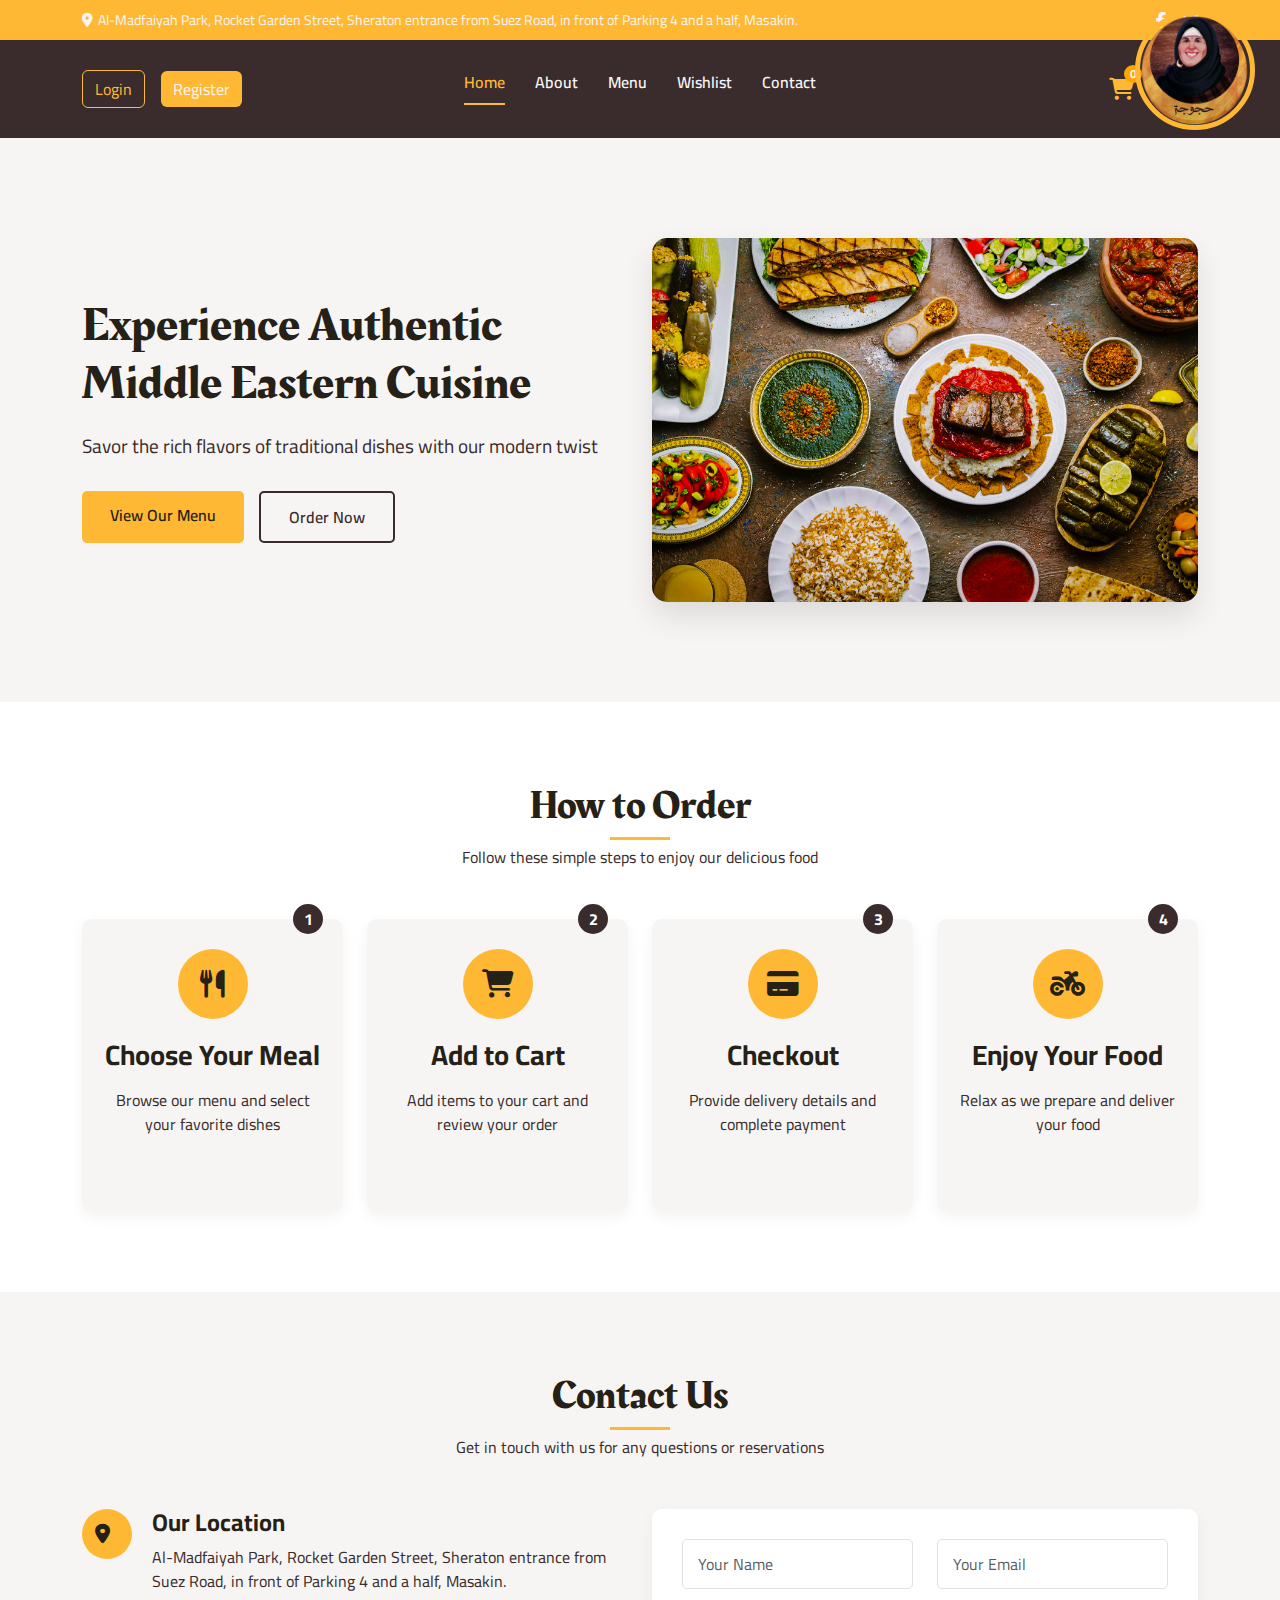
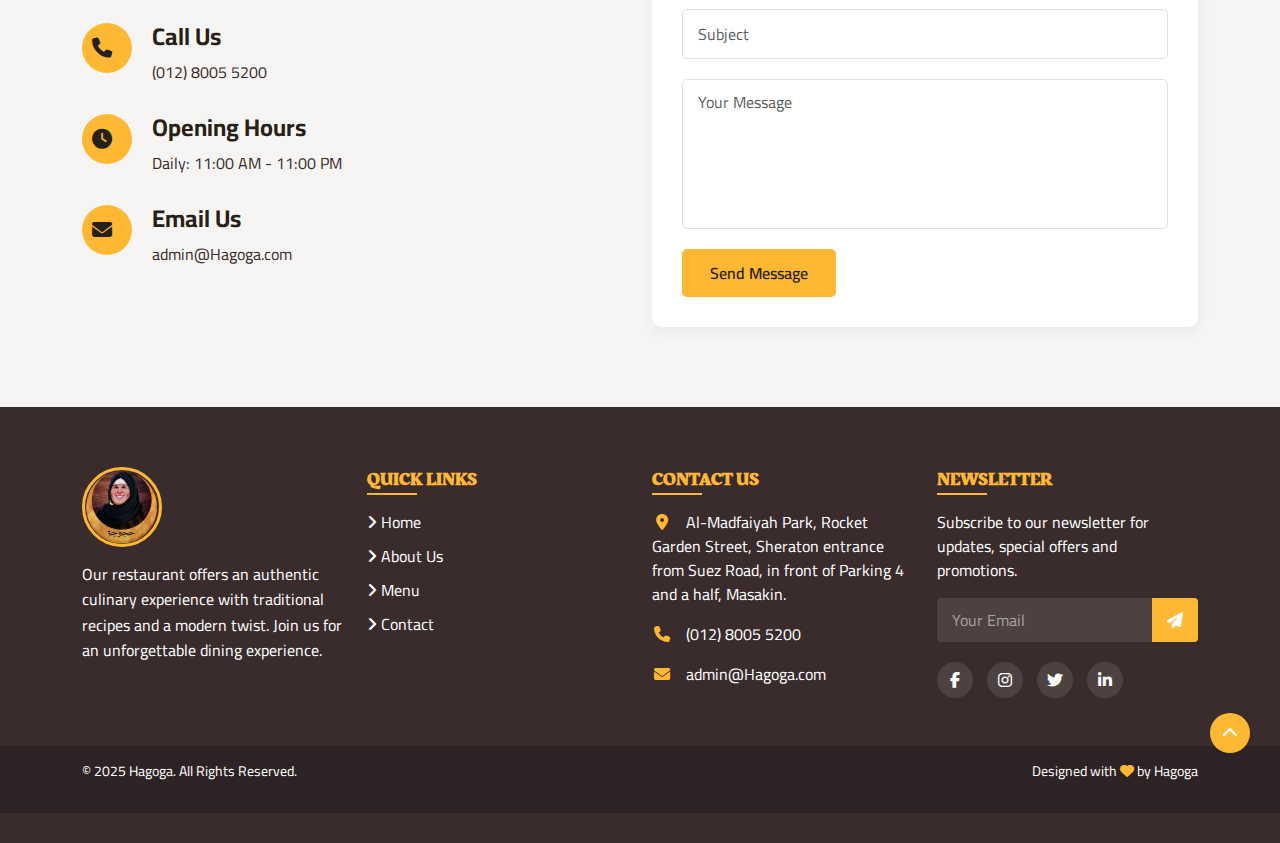
<file: index.html>
<!DOCTYPE html>
<html lang="en">
    <head>
        <meta charset="UTF-8">
        <meta name="viewport" content="width=device-width, initial-scale=1.0">
        <title>Hagoga</title>
        <!-- Bootstrap CSS -->
        <link href="https://cdn.jsdelivr.net/npm/bootstrap@5.3.0-alpha1/dist/css/bootstrap.min.css" rel="stylesheet">
        <!-- Font Awesome -->
        <link rel="stylesheet" href="https://cdnjs.cloudflare.com/ajax/libs/font-awesome/6.4.0/css/all.min.css">
        <link rel="stylesheet" href="styles/index.css">
    </head>
    <body>
        <!-- Top Bar with Location and Social Icons -->
        <div class="top-bar">
            <div class="container">
                <div class="row align-items-center">
                    <div class="col-md-10 col-sm-9 col-8">
                        <div class="location">
                            <i class="fas fa-map-marker-alt"></i>
                            <span>Al-Madfaiyah Park, Rocket Garden Street, Sheraton entrance from Suez Road, in front of Parking 4 and a half, Masakin.</span>
                        </div>
                    </div>
                    <div class="col-md-2 col-sm-3 col-4 text-end">
                        <div class="social-icons">
                            <a href="#"><i class="fab fa-facebook-f"></i></a>
                            <a href="#"><i class="fab fa-instagram"></i></a>
                        </div>
                    </div>
                </div>
            </div>
        </div>
        <!-- Main Navigation -->
        <header class="main-nav">
            <div class="container">
                <div class="row">
                    <div class="col-md-3 col-sm-6 text-start">
                        <div class="auth-buttons d-flex justify-content-md-start justify-content-start mb-md-0 mb-2">
                            <a href="login.html" class="btn home-login-btn rounded">Login</a>
                            <a href="register.html" class="btn home-register-btn rounded">Register</a>
                        </div>
                    </div>
                    <div class="col-md-6 col-sm-12 text-center position-relative d-none d-md-block">
                        <ul class="nav-links">
                            <li><a href="index.html" class="active">Home</a></li>
                            <li><a href="about.html">About</a></li>
                            <li><a href="menu.html">Menu</a></li>
                            <li><a href="wishlist.html">Wishlist</a></li>
                            <li><a href="#contact">Contact</a></li>
                        </ul>
                    </div>
                    <div class="col-md-3 col-sm-6 text-end d-flex justify-content-end align-items-center">
                        <div class="cart-container">
                            <a href="checkout.html" class="cart-icon">
                                <i class="fas fa-shopping-cart"></i>
                                <span class="cart-count"></span>
                            </a>
                        </div>
                        <button class="mobile-menu-toggle d-md-none">
                            <i class="fas fa-bars"></i>
                        </button>
                    </div>
                </div>
            </div>
            
            <!-- Mobile Menu Overlay -->
            <div class="mobile-menu-overlay">
                <div class="mobile-menu-container">
                    <div class="mobile-menu-header">
                        <img src="assets/images/unnamed.png" alt="Restaurant Logo" class="mobile-logo">
                        <button class="mobile-menu-close">
                            <i class="fas fa-times"></i>
                        </button>
                    </div>
                    <ul class="mobile-menu-links">
                        <li><a href="index.html">Home</a></li>
                        <li><a href="about.html">About</a></li>
                        <li><a href="menu.html">Menu</a></li>
                        <li><a href="wishlist.html">Wishlist</a></li>
                        <li><a href="#contact">Contact</a></li>
                    </ul>
                </div>
            </div>
            
            <!-- Logo -->
            <div class="logo-container">
                <img src="assets/images/unnamed.png" alt="Restaurant Logo" class="logo-img">
            </div>
        </header>

            <!-- Hero Section -->
        <section class="hero-section">
            <div class="container">
                <div class="row align-items-center">
                    <div class="col-lg-6 col-md-12">
                        <div class="hero-content">
                            <h1 class="hero-title">Experience Authentic Middle Eastern Cuisine</h1>
                            <p class="hero-subtitle">Savor the rich flavors of traditional dishes with our modern twist</p>
                            <div class="hero-buttons">
                                <a href="menu.html" class="btn primary-btn">View Our Menu</a>
                                <a href="#order-steps" class="btn secondary-btn">Order Now</a>
                            </div>
                        </div>
                    </div>
                    <div class="col-lg-6 col-md-12">
                        <div class="hero-image">
                            <img src="assets/images/Top-Traditional-Egyptian-Food-Drinks.jpg" alt="Delicious Middle Eastern Food" class="img-fluid">
                        </div>
                    </div>
                </div>
            </div>
        </section>

        <!-- Steps to Order Section -->
        <section id="order-steps" class="order-steps-section">
            <div class="container">
                <div class="section-title">
                    <h2>How to Order</h2>
                    <p>Follow these simple steps to enjoy our delicious food</p>
                </div>
                <div class="row">
                    <div class="col-lg-3 col-md-6">
                        <div class="step-card">
                            <div class="step-icon">
                                <i class="fas fa-utensils"></i>
                            </div>
                            <div class="step-number">1</div>
                            <h3>Choose Your Meal</h3>
                            <p>Browse our menu and select your favorite dishes</p>
                        </div>
                    </div>
                    <div class="col-lg-3 col-md-6">
                        <div class="step-card">
                            <div class="step-icon">
                                <i class="fas fa-shopping-cart"></i>
                            </div>
                            <div class="step-number">2</div>
                            <h3>Add to Cart</h3>
                            <p>Add items to your cart and review your order</p>
                        </div>
                    </div>
                    <div class="col-lg-3 col-md-6">
                        <div class="step-card">
                            <div class="step-icon">
                                <i class="fas fa-credit-card"></i>
                            </div>
                            <div class="step-number">3</div>
                            <h3>Checkout</h3>
                            <p>Provide delivery details and complete payment</p>
                        </div>
                    </div>
                    <div class="col-lg-3 col-md-6">
                        <div class="step-card">
                            <div class="step-icon">
                                <i class="fas fa-motorcycle"></i>
                            </div>
                            <div class="step-number">4</div>
                            <h3>Enjoy Your Food</h3>
                            <p>Relax as we prepare and deliver your food</p>
                        </div>
                    </div>
                </div>
            </div>
        </section>

        <!-- Contact Us Section -->
        <section id="contact" class="contact-section">
            <div class="container">
                <div class="section-title">
                    <h2>Contact Us</h2>
                    <p>Get in touch with us for any questions or reservations</p>
                </div>
                <div class="row">
                    <div class="col-lg-6">
                        <div class="contact-info">
                            <div class="contact-item">
                                <div class="icon">
                                    <i class="fas fa-map-marker-alt"></i>
                                </div>
                                <div class="info">
                                    <h4>Our Location</h4>
                                    <p>Al-Madfaiyah Park, Rocket Garden Street, Sheraton entrance from Suez Road, in front of Parking 4 and a half, Masakin.</p>
                                </div>
                            </div>
                            <div class="contact-item">
                                <div class="icon">
                                    <i class="fas fa-phone"></i>
                                </div>
                                <div class="info">
                                    <h4>Call Us</h4>
                                    <p>(012) 8005 5200</p>
                                </div>
                            </div>
                            <div class="contact-item">
                                <div class="icon">
                                    <i class="fas fa-clock"></i>
                                </div>
                                <div class="info">
                                    <h4>Opening Hours</h4>
                                    <p>Daily: 11:00 AM - 11:00 PM</p>
                                </div>
                            </div>
                            <div class="contact-item">
                                <div class="icon">
                                    <i class="fas fa-envelope"></i>
                                </div>
                                <div class="info">
                                    <h4>Email Us</h4>
                                    <p>admin@Hagoga.com</p>
                                </div>
                            </div>
                        </div>
                    </div>
                    <div class="col-lg-6">
                        <div class="contact-form">
                            <form id="contact-form">
                                <div class="row">
                                    <div class="col-md-6">
                                        <div class="form-group">
                                            <input type="text" class="form-control" placeholder="Your Name" required>
                                        </div>
                                    </div>
                                    <div class="col-md-6">
                                        <div class="form-group">
                                            <input type="email" class="form-control" placeholder="Your Email" required>
                                        </div>
                                    </div>
                                    <div class="col-md-12">
                                        <div class="form-group">
                                            <input type="text" class="form-control" placeholder="Subject">
                                        </div>
                                    </div>
                                    <div class="col-md-12">
                                        <div class="form-group">
                                            <textarea class="form-control" rows="5" placeholder="Your Message" required></textarea>
                                        </div>
                                    </div>
                                    <div class="col-md-12">
                                        <button type="submit" class="btn primary-btn">Send Message</button>
                                    </div>
                                </div>
                            </form>
                        </div>
                    </div>
                </div>
            </div>
        </section>

        <footer class="footer">
        <div class="container">
            <div class="row">
                <!-- Logo and About -->
                <div class="col-lg-3 col-md-6 footer-column">
                    <div class="text-center text-md-start">
                        <img src="assets/images/unnamed.png" alt="Restaurant Logo" class="footer-logo">
                        <div class="footer-about">
                            Our restaurant offers an authentic culinary experience with traditional recipes and a modern twist. Join us for an unforgettable dining experience.
                        </div>
                    </div>
                </div>

                <!-- Quick Links -->
                <div class="col-lg-3 col-md-6 footer-column">
                    <h4 class="footer-heading">Quick Links</h4>
                    <ul class="footer-links">
                        <li><a href="index.html"><i class="fas fa-angle-right"></i> Home</a></li>
                        <li><a href="about.html"><i class="fas fa-angle-right"></i> About Us</a></li>
                        <li><a href="menu.html"><i class="fas fa-angle-right"></i> Menu</a></li>
                        <li><a href="#contact"><i class="fas fa-angle-right"></i> Contact</a></li>
                    </ul>
                </div>

                <!-- Contact Information -->
                <div class="col-lg-3 col-md-6 footer-column">
                    <h4 class="footer-heading">Contact Us</h4>
                    <div class="contact-info">
                        <p>
                            <i class="fas fa-map-marker-alt"></i> Al-Madfaiyah Park, Rocket Garden Street, Sheraton entrance from Suez Road, in front of Parking 4 and a half, Masakin.
                        </p>
                        <p>
                            <i class="fas fa-phone"></i> (012) 8005 5200
                        </p>
                        <p>
                            <i class="fas fa-envelope"></i> admin@Hagoga.com
                        </p>
                    </div>
                </div>

                <!-- Newsletter -->
                <div class="col-lg-3 col-md-6 footer-column">
                    <h4 class="footer-heading">Newsletter</h4>
                    <p>Subscribe to our newsletter for updates, special offers and promotions.</p>
                    <div class="newsletter-form">
                        <input type="email" placeholder="Your Email">
                        <button type="submit"><i class="fas fa-paper-plane"></i></button>
                    </div>
                    <div class="social-links">
                        <a href="#"><i class="fab fa-facebook-f"></i></a>
                        <a href="#"><i class="fab fa-instagram"></i></a>
                        <a href="#"><i class="fab fa-twitter"></i></a>
                        <a href="#"><i class="fab fa-linkedin-in"></i></a>
                    </div>
                </div>
            </div>
        </div>

        <!-- Copyright Section -->
        <div class="copyright">
            <div class="container">
                <div class="row">
                    <div class="col-md-6 text-center text-md-start">
                        <p>&copy; 2025 Hagoga. All Rights Reserved.</p>
                    </div>
                    <div class="col-md-6 text-center text-md-end">
                        <p>Designed with <i class="fas fa-heart" style="color: var(--color-accent);"></i> by Hagoga</p>
                    </div>
                </div>
            </div>
        </div>

        <!-- Back to Top Button -->
        <a href="#" class="back-to-top">
            <i class="fas fa-chevron-up"></i>
        </a>
    </footer>

        <script src="https://cdn.jsdelivr.net/npm/bootstrap@5.3.0-alpha1/dist/js/bootstrap.bundle.min.js"></script>
        <script src="javascript/auth-controller.js"></script>
        <script src="javascript/cart-utilities.js"></script>
        <script src="javascript/nav.js"></script>
        <script src="javascript/contact.js"></script>
    </body>
</html>
</file>
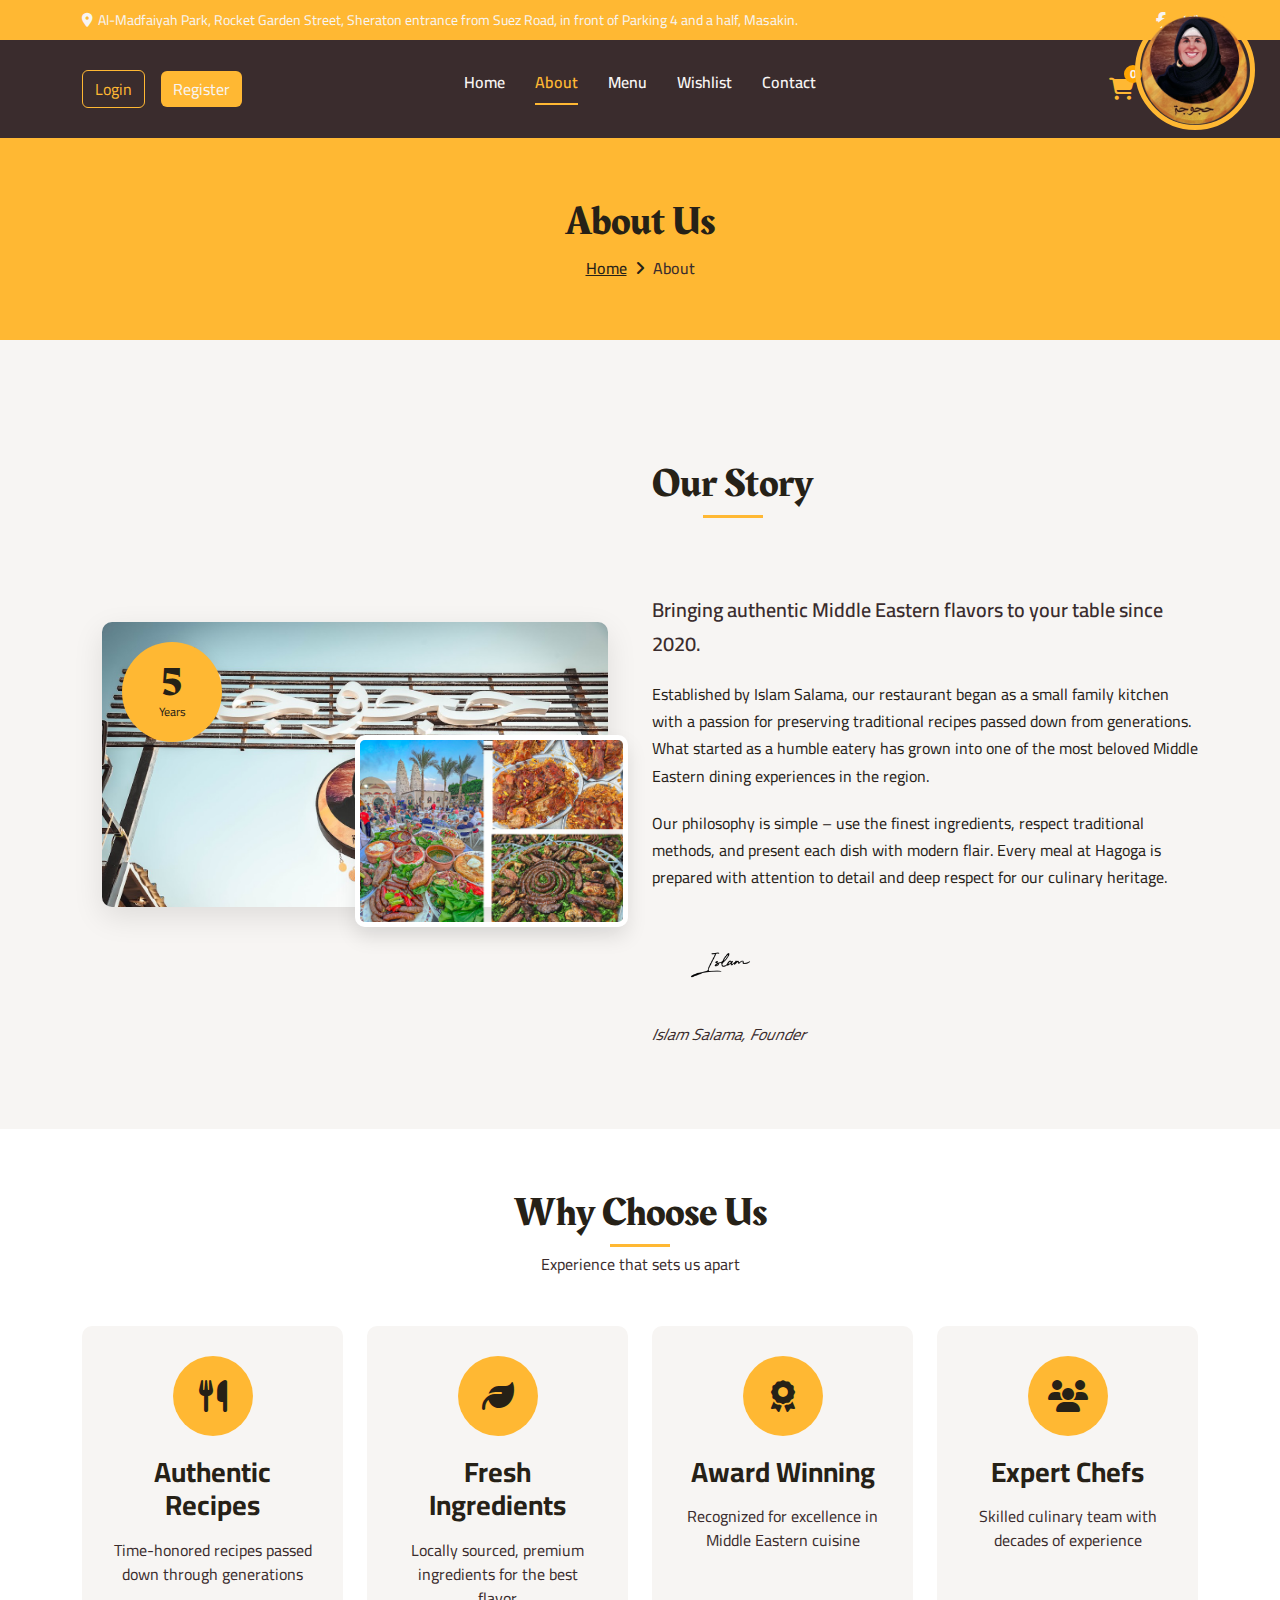
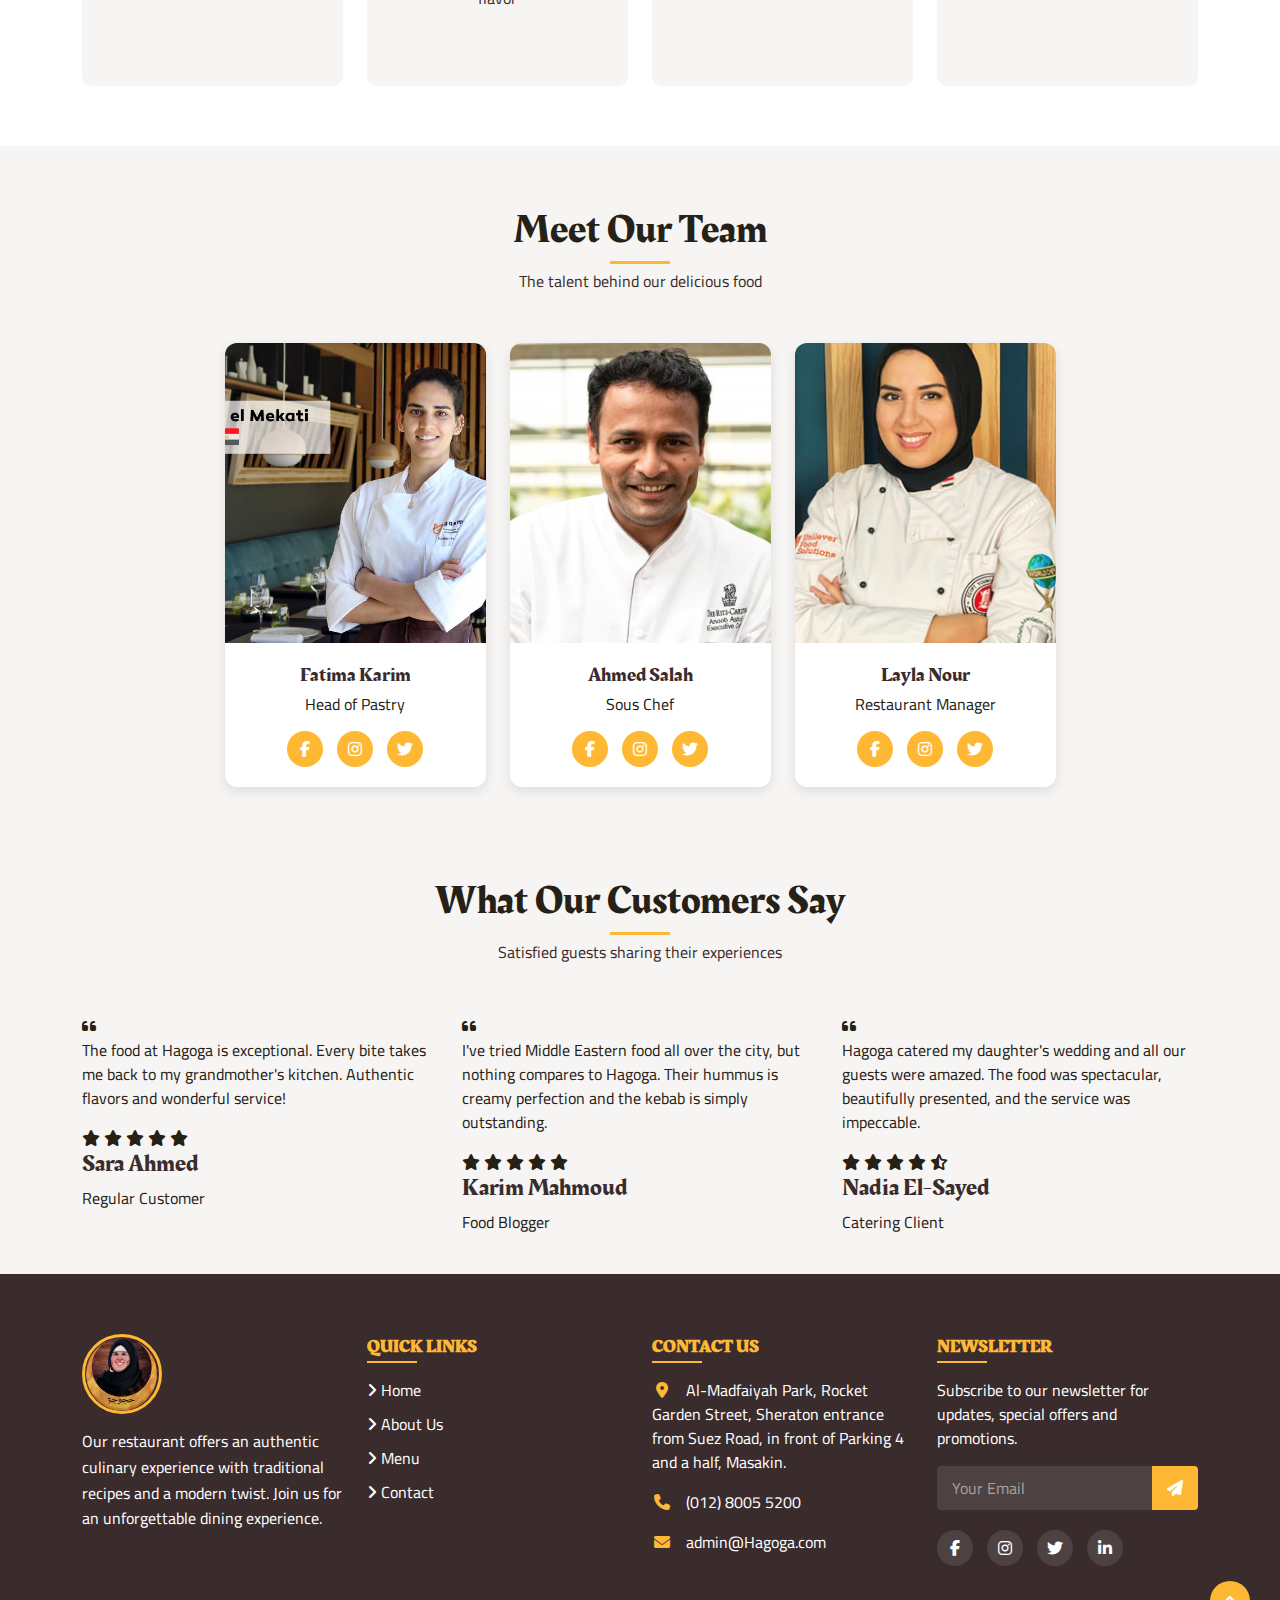
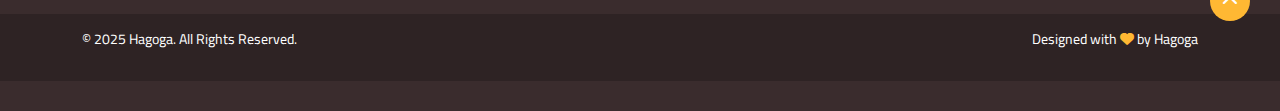
<file: about.html>
<!DOCTYPE html>
<html lang="en">
    <head>
        <meta charset="UTF-8">
        <meta name="viewport" content="width=device-width, initial-scale=1.0">
        <title>About Us - Hagoga</title>
        <!-- Bootstrap CSS -->
        <link href="https://cdn.jsdelivr.net/npm/bootstrap@5.3.0-alpha1/dist/css/bootstrap.min.css" rel="stylesheet">
        <!-- Font Awesome -->
        <link rel="stylesheet" href="https://cdnjs.cloudflare.com/ajax/libs/font-awesome/6.4.0/css/all.min.css">
        <link rel="stylesheet" href="styles/index.css">
        <link rel="stylesheet" href="styles/about.css">
    </head>
    <body>
        <!-- Top Bar with Location and Social Icons -->
        <div class="top-bar">
            <div class="container">
                <div class="row align-items-center">
                    <div class="col-md-10 col-sm-9 col-8">
                        <div class="location">
                            <i class="fas fa-map-marker-alt"></i>
                            <span>Al-Madfaiyah Park, Rocket Garden Street, Sheraton entrance from Suez Road, in front of Parking 4 and a half, Masakin.</span>
                        </div>
                    </div>
                    <div class="col-md-2 col-sm-3 col-4 text-end">
                        <div class="social-icons">
                            <a href="#"><i class="fab fa-facebook-f"></i></a>
                            <a href="#"><i class="fab fa-instagram"></i></a>
                        </div>
                    </div>
                </div>
            </div>
        </div>

        <!-- Main Navigation -->
        <header class="main-nav">
            <div class="container">
                <div class="row">
                    <div class="col-md-3 col-sm-6 text-start">
                        <div class="auth-buttons d-flex justify-content-md-start justify-content-start mb-md-0 mb-2">
                            <a href="login.html" class="btn home-login-btn rounded">Login</a>
                            <a href="register.html" class="btn home-register-btn rounded">Register</a>
                        </div>
                    </div>
                    <div class="col-md-6 col-sm-12 text-center position-relative d-none d-md-block">
                        <ul class="nav-links">
                            <li><a href="index.html" >Home</a></li>
                            <li><a href="about.html" class="active">About</a></li>
                            <li><a href="menu.html">Menu</a></li>
                            <li><a href="wishlist.html">Wishlist</a></li>
                            <li><a href="#contact">Contact</a></li>
                        </ul>
                    </div>
                    <div class="col-md-3 col-sm-6 text-end d-flex justify-content-end align-items-center">
                        <div class="cart-container">
                            <a href="checkout.html" class="cart-icon">
                                <i class="fas fa-shopping-cart"></i>
                                <span class="cart-count"></span>
                            </a>
                        </div>
                        <button class="mobile-menu-toggle d-md-none">
                            <i class="fas fa-bars"></i>
                        </button>
                    </div>
                </div>
            </div>
            
            <!-- Mobile Menu Overlay -->
            <div class="mobile-menu-overlay">
                <div class="mobile-menu-container">
                    <div class="mobile-menu-header">
                        <img src="assets/images/unnamed.png" alt="Restaurant Logo" class="mobile-logo">
                        <button class="mobile-menu-close">
                            <i class="fas fa-times"></i>
                        </button>
                    </div>
                    <ul class="mobile-menu-links">
                        <li><a href="index.html">Home</a></li>
                        <li><a href="about.html">About</a></li>
                        <li><a href="menu.html">Menu</a></li>
                        <li><a href="wishlist.html">Wishlist</a></li>
                        <li><a href="#contact">Contact</a></li>
                    </ul>
                </div>
            </div>
            
            <!-- Logo -->
            <div class="logo-container">
                <img src="assets/images/unnamed.png" alt="Restaurant Logo" class="logo-img">
            </div>
        </header>

        <!-- Page Header -->
        <div class="page-header">
            <div class="container">
                <h1>About Us</h1>
                <nav aria-label="breadcrumb">
                    <ol class="breadcrumb">
                        <li class="breadcrumb-item"><a href="index.html">Home</a></li>
                        <li class="breadcrumb-item active" aria-current="page">About</li>
                    </ol>
                </nav>
            </div>
        </div>

        <!-- Our Story Section -->
        <section class="our-story-section">
            <div class="container">
                <div class="row align-items-center">
                    <div class="col-lg-6">
                        <div class="about-image">
                            <img src="assets/images/-مطعم-حجوجة.jpg" alt="Our Restaurant" class="img-fluid main-img">
                            <img src="assets/images/ourstory.png" alt="Our Food" class="img-fluid secondary-img">
                            <div class="experience-badge">
                                <span class="years">5</span>
                                <span class="text">Years</span>
                            </div>
                        </div>
                    </div>
                    <div class="col-lg-6">
                        <div class="section-title text-start">
                            <h2>Our Story</h2>
                        </div>
                        <div class="about-content">
                            <p class="lead">Bringing authentic Middle Eastern flavors to your table since 2020.</p>
                            <p>Established by Islam Salama, our restaurant began as a small family kitchen with a passion for preserving traditional recipes passed down from generations. What started as a humble eatery has grown into one of the most beloved Middle Eastern dining experiences in the region.</p>
                            <p>Our philosophy is simple – use the finest ingredients, respect traditional methods, and present each dish with modern flair. Every meal at Hagoga is prepared with attention to detail and deep respect for our culinary heritage.</p>
                            <div class="signature">
                                <img src="assets/images/imageedit_1_7510338022.png" alt="Chef's Signature" class="img-fluid">
                                <p>Islam Salama, Founder</p>
                            </div>
                        </div>
                    </div>
                </div>
            </div>
        </section>

        <!-- Why Choose Us Section -->
        <section class="why-choose-section">
            <div class="container">
                <div class="section-title">
                    <h2>Why Choose Us</h2>
                    <p>Experience that sets us apart</p>
                </div>
                <div class="row">
                    <div class="col-lg-3 col-md-6">
                        <div class="feature-card">
                            <div class="feature-icon">
                                <i class="fas fa-utensils"></i>
                            </div>
                            <h3>Authentic Recipes</h3>
                            <p>Time-honored recipes passed down through generations</p>
                        </div>
                    </div>
                    <div class="col-lg-3 col-md-6">
                        <div class="feature-card">
                            <div class="feature-icon">
                                <i class="fas fa-leaf"></i>
                            </div>
                            <h3>Fresh Ingredients</h3>
                            <p>Locally sourced, premium ingredients for the best flavor</p>
                        </div>
                    </div>
                    <div class="col-lg-3 col-md-6">
                        <div class="feature-card">
                            <div class="feature-icon">
                                <i class="fas fa-award"></i>
                            </div>
                            <h3>Award Winning</h3>
                            <p>Recognized for excellence in Middle Eastern cuisine</p>
                        </div>
                    </div>
                    <div class="col-lg-3 col-md-6">
                        <div class="feature-card">
                            <div class="feature-icon">
                                <i class="fas fa-users"></i>
                            </div>
                            <h3>Expert Chefs</h3>
                            <p>Skilled culinary team with decades of experience</p>
                        </div>
                    </div>
                </div>
            </div>
        </section>

        <!-- Meet Our Team Section -->
        <section class="team-section">
            <div class="container">
                <div class="section-title">
                    <h2>Meet Our Team</h2>
                    <p>The talent behind our delicious food</p>
                </div>
                <div class="row justify-content-center">
                    <div class="col-lg-3 col-md-6">
                        <div class="team-card">
                            <div class="team-image">
                                <img src="assets/images/entrada_yasmine-1.jpg" alt = "Chef Fatima" class="img-fluid">
                            </div>
                            <div class="team-info">
                                <h3>Fatima Karim</h3>
                                <p class="position">Head of Pastry</p>
                                <div class="team-social">
                                    <a href="#"><i class="fab fa-facebook-f"></i></a>
                                    <a href="#"><i class="fab fa-instagram"></i></a>
                                    <a href="#"><i class="fab fa-twitter"></i></a>
                                </div>
                            </div>
                        </div>
                    </div>
                    <div class="col-lg-3 col-md-6">
                        <div class="team-card">
                            <div class="team-image">
                                <img src="assets/images/202202230211251125.jpg" alt="Chef Ahmed" class="img-fluid">
                            </div>
                            <div class="team-info">
                                <h3>Ahmed Salah</h3>
                                <p class="position">Sous Chef</p>
                                <div class="team-social">
                                    <a href="#"><i class="fab fa-facebook-f"></i></a>
                                    <a href="#"><i class="fab fa-instagram"></i></a>
                                    <a href="#"><i class="fab fa-twitter"></i></a>
                                </div>
                            </div>
                        </div>
                    </div>
                    <div class="col-lg-3 col-md-6">
                        <div class="team-card">
                            <div class="team-image">
                                <img src="assets/images/zohaira-fathy-270width-2024.png" alt="Layla" class="img-fluid">
                            </div>
                            <div class="team-info">
                                <h3>Layla Nour</h3>
                                <p class="position">Restaurant Manager</p>
                                <div class="team-social">
                                    <a href="#"><i class="fab fa-facebook-f"></i></a>
                                    <a href="#"><i class="fab fa-instagram"></i></a>
                                    <a href="#"><i class="fab fa-twitter"></i></a>
                                </div>
                            </div>
                        </div>
                    </div>
                </div>
            </div>
        </section>

        <!-- Testimonials Section -->
        <section class="testimonials-section mb-4">
            <div class="container">
                <div class="section-title">
                    <h2>What Our Customers Say</h2>
                    <p>Satisfied guests sharing their experiences</p>
                </div>
                <div class="row">
                    <div class="col-lg-4 col-md-6">
                        <div class="testimonial-card">
                            <div class="quote-icon">
                                <i class="fas fa-quote-left"></i>
                            </div>
                            <div class="testimonial-text">
                                <p>The food at Hagoga is exceptional. Every bite takes me back to my grandmother's kitchen. Authentic flavors and wonderful service!</p>
                            </div>
                            <div class="testimonial-rating">
                                <i class="fas fa-star"></i>
                                <i class="fas fa-star"></i>
                                <i class="fas fa-star"></i>
                                <i class="fas fa-star"></i>
                                <i class="fas fa-star"></i>
                            </div>
                            <div class="testimonial-author">
                                <div class="author-info">
                                    <h4>Sara Ahmed</h4>
                                    <p>Regular Customer</p>
                                </div>
                            </div>
                        </div>
                    </div>
                    <div class="col-lg-4 col-md-6">
                        <div class="testimonial-card">
                            <div class="quote-icon">
                                <i class="fas fa-quote-left"></i>
                            </div>
                            <div class="testimonial-text">
                                <p>I've tried Middle Eastern food all over the city, but nothing compares to Hagoga. Their hummus is creamy perfection and the kebab is simply outstanding.</p>
                            </div>
                            <div class="testimonial-rating">
                                <i class="fas fa-star"></i>
                                <i class="fas fa-star"></i>
                                <i class="fas fa-star"></i>
                                <i class="fas fa-star"></i>
                                <i class="fas fa-star"></i>
                            </div>
                            <div class="testimonial-author">
                                <div class="author-info">
                                    <h4>Karim Mahmoud</h4>
                                    <p>Food Blogger</p>
                                </div>
                            </div>
                        </div>
                    </div>
                    <div class="col-lg-4 col-md-6">
                        <div class="testimonial-card">
                            <div class="quote-icon">
                                <i class="fas fa-quote-left"></i>
                            </div>
                            <div class="testimonial-text">
                                <p>Hagoga catered my daughter's wedding and all our guests were amazed. The food was spectacular, beautifully presented, and the service was impeccable.</p>
                            </div>
                            <div class="testimonial-rating">
                                <i class="fas fa-star"></i>
                                <i class="fas fa-star"></i>
                                <i class="fas fa-star"></i>
                                <i class="fas fa-star"></i>
                                <i class="fas fa-star-half-alt"></i>
                            </div>
                            <div class="testimonial-author">
                                <div class="author-info">
                                    <h4>Nadia El-Sayed</h4>
                                    <p>Catering Client</p>
                                </div>
                            </div>
                        </div>
                    </div>
                </div>
            </div>
        </section>

        <footer class="footer">
            <div class="container">
                <div class="row">
                    <!-- Logo and About -->
                    <div class="col-lg-3 col-md-6 footer-column">
                        <div class="text-center text-md-start">
                            <img src="assets/images/unnamed.png" alt="Restaurant Logo" class="footer-logo">
                            <div class="footer-about">
                                Our restaurant offers an authentic culinary experience with traditional recipes and a modern twist. Join us for an unforgettable dining experience.
                            </div>
                        </div>
                    </div>

                    <!-- Quick Links -->
                    <div class="col-lg-3 col-md-6 footer-column">
                        <h4 class="footer-heading">Quick Links</h4>
                        <ul class="footer-links">
                            <li><a href="index.html"><i class="fas fa-angle-right"></i> Home</a></li>
                            <li><a href="about.html"><i class="fas fa-angle-right"></i> About Us</a></li>
                            <li><a href="menu.html"><i class="fas fa-angle-right"></i> Menu</a></li>
                            <li><a href="#contact"><i class="fas fa-angle-right"></i> Contact</a></li>
                        </ul>
                    </div>

                    <!-- Contact Information -->
                    <div class="col-lg-3 col-md-6 footer-column">
                        <h4 class="footer-heading">Contact Us</h4>
                        <div class="contact-info">
                            <p>
                                <i class="fas fa-map-marker-alt"></i> Al-Madfaiyah Park, Rocket Garden Street, Sheraton entrance from Suez Road, in front of Parking 4 and a half, Masakin.
                            </p>
                            <p>
                                <i class="fas fa-phone"></i> (012) 8005 5200
                            </p>
                            <p>
                                <i class="fas fa-envelope"></i> admin@Hagoga.com
                            </p>
                        </div>
                    </div>

                    <!-- Newsletter -->
                    <div class="col-lg-3 col-md-6 footer-column">
                        <h4 class="footer-heading">Newsletter</h4>
                        <p>Subscribe to our newsletter for updates, special offers and promotions.</p>
                        <div class="newsletter-form">
                            <input type="email" placeholder="Your Email">
                            <button type="submit"><i class="fas fa-paper-plane"></i></button>
                        </div>
                        <div class="social-links">
                            <a href="#"><i class="fab fa-facebook-f"></i></a>
                            <a href="#"><i class="fab fa-instagram"></i></a>
                            <a href="#"><i class="fab fa-twitter"></i></a>
                            <a href="#"><i class="fab fa-linkedin-in"></i></a>
                        </div>
                    </div>
                </div>
            </div>

            <!-- Copyright Section -->
            <div class="copyright">
                <div class="container">
                    <div class="row">
                        <div class="col-md-6 text-center text-md-start">
                            <p>&copy; 2025 Hagoga. All Rights Reserved.</p>
                        </div>
                        <div class="col-md-6 text-center text-md-end">
                            <p>Designed with <i class="fas fa-heart" style="color: var(--color-accent);"></i> by Hagoga</p>
                        </div>
                    </div>
                </div>
            </div>

            <!-- Back to Top Button -->
            <a href="#" class="back-to-top">
                <i class="fas fa-chevron-up"></i>
            </a>
        </footer>

        <script src="https://cdn.jsdelivr.net/npm/bootstrap@5.3.0-alpha1/dist/js/bootstrap.bundle.min.js"></script>
        <script src="javascript/cart-utilities.js"></script>
        <script src="javascript/nav.js"></script>
        <script src="javascript/auth-controller.js"></script>
    </body>
</html>
</file>
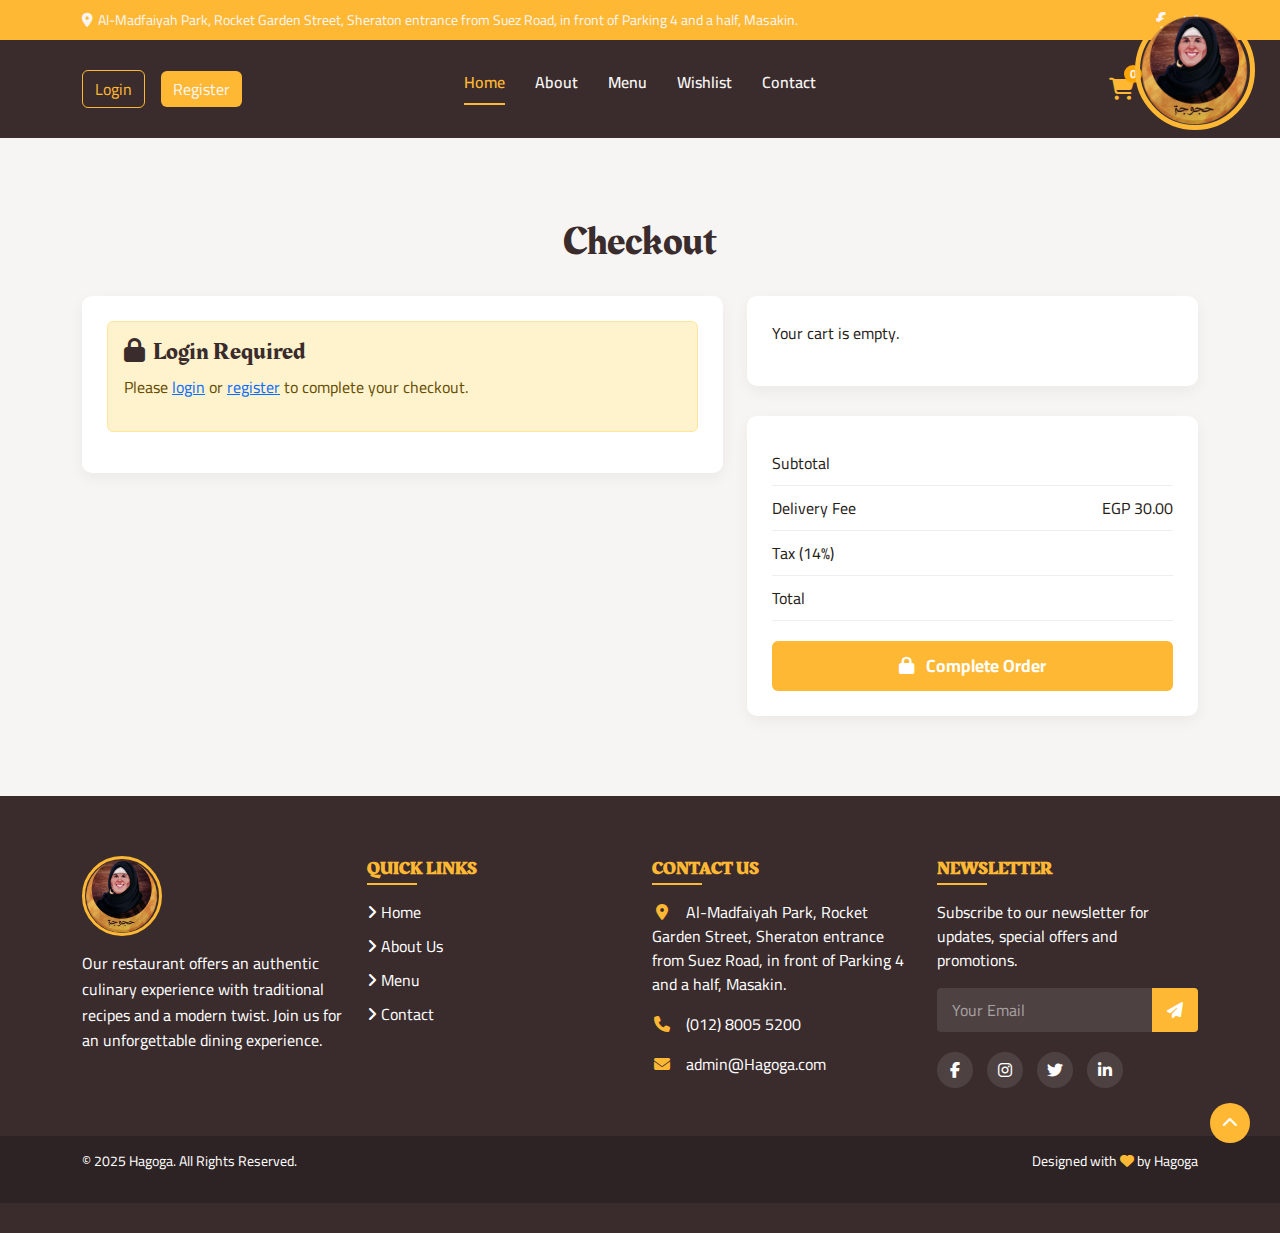
<file: checkout.html>
<!DOCTYPE html>
<html lang="en">
<head>
    <meta charset="UTF-8">
    <meta name="viewport" content="width=device-width, initial-scale=1.0">
    <title>Checkout - Hagoga</title>
    <!-- Bootstrap CSS -->
    <link href="https://cdn.jsdelivr.net/npm/bootstrap@5.3.0-alpha1/dist/css/bootstrap.min.css" rel="stylesheet">
    <!-- Font Awesome -->
    <link rel="stylesheet" href="https://cdnjs.cloudflare.com/ajax/libs/font-awesome/6.4.0/css/all.min.css">
    <!-- Custom CSS -->
    <link rel="stylesheet" href="styles/index.css">
    <link rel="stylesheet" href="styles/checkout.css">

</head>
<body>
    <!-- Top Bar with Location and Social Icons -->
    <div class="top-bar">
        <div class="container">
            <div class="row align-items-center">
                <div class="col-md-10 col-sm-9 col-8">
                    <div class="location">
                        <i class="fas fa-map-marker-alt"></i>
                        <span>Al-Madfaiyah Park, Rocket Garden Street, Sheraton entrance from Suez Road, in front of Parking 4 and a half, Masakin.</span>
                    </div>
                </div>
                <div class="col-md-2 col-sm-3 col-4 text-end">
                    <div class="social-icons">
                        <a href="#"><i class="fab fa-facebook-f"></i></a>
                        <a href="#"><i class="fab fa-instagram"></i></a>
                    </div>
                </div>
            </div>
        </div>
    </div>
    
    <!-- Main Navigation -->
    <header class="main-nav">
        <div class="container">
            <div class="row">
                <div class="col-md-3 col-sm-6 text-start">
                    <div class="auth-buttons d-flex justify-content-md-start justify-content-start mb-md-0 mb-2">
                        <a href="login.html" class="btn home-login-btn rounded">Login</a>
                        <a href="register.html" class="btn home-register-btn rounded">Register</a>
                    </div>
                </div>
                <div class="col-md-6 col-sm-12 text-center position-relative d-none d-md-block">
                    <ul class="nav-links">
                        <li><a href="index.html" class="active">Home</a></li>
                        <li><a href="about.html">About</a></li>
                        <li><a href="menu.html">Menu</a></li>
                        <li><a href="wishlist.html">Wishlist</a></li>
                        <li><a href="#contact">Contact</a></li>
                    </ul>
                </div>
                <div class="col-md-3 col-sm-6 text-end d-flex justify-content-end align-items-center">
                    <div class="cart-container">
                        <a href="checkout.html" class="cart-icon">
                            <i class="fas fa-shopping-cart"></i>
                            <span class="cart-count"></span>
                        </a>
                    </div>
                    <button class="mobile-menu-toggle d-md-none">
                        <i class="fas fa-bars"></i>
                    </button>
                </div>
            </div>
        </div>
        
        <!-- Mobile Menu Overlay -->
        <div class="mobile-menu-overlay">
            <div class="mobile-menu-container">
                <div class="mobile-menu-header">
                    <img src="assets/images/unnamed.png" alt="Restaurant Logo" class="mobile-logo">
                    <button class="mobile-menu-close">
                        <i class="fas fa-times"></i>
                    </button>
                </div>
                <ul class="mobile-menu-links">
                    <li><a href="index.html">Home</a></li>
                    <li><a href="about.html">About</a></li>
                    <li><a href="menu.html">Menu</a></li>
                    <li><a href="wishlist.html">Wishlist</a></li>
                    <li><a href="#contact">Contact</a></li>
                </ul>
            </div>
        </div>
        
        <div class="logo-container">
            <img src="assets/images/unnamed.png" alt="Restaurant Logo" class="logo-img">
        </div>
    </header>
    
    <!-- Checkout Section -->
    <section class="checkout-section">
        <div class="container">
            <h1 class="checkout-title">Checkout</h1>
            
            <div class="row">
                <div class="col-lg-7 mb-4">
                    <!-- Checkout Form -->
                    <form class="checkout-form" id="checkout-form">
                        <h3 class="section-title">Delivery Information</h3>
                        
                        <div class="row">
                            <div class="col-md-6">
                                <div class="form-group">
                                    <label class="form-label">First Name</label>
                                    <input type="text" class="form-control" id="checkout-firstname" placeholder="Enter your first name">
                                </div>
                            </div>
                            <div class="col-md-6">
                                <div class="form-group">
                                    <label class="form-label">Last Name</label>
                                    <input type="text" class="form-control" id="checkout-lastname" placeholder="Enter your last name">
                                </div>
                            </div>
                        </div>
                        
                        <div class="form-group">
                            <label class="form-label">Phone Number</label>
                            <input type="tel" class="form-control" id="checkout-phonenumber" placeholder="Enter your phone number">
                        </div>
                        
                        <div class="form-group">
                            <label class="form-label">Email Address</label>
                            <input type="email" class="form-control" placeholder="Enter your email address">
                        </div>
                        
                        <div class="form-group">
                            <label class="form-label">Delivery Address</label>
                            <input type="text" class="form-control" id="checkout-address" placeholder="Enter street address">
                        </div>
                        
                        <div class="row">
                            <div class="col-md-6">
                                <div class="form-group">
                                    <label class="form-label">City</label>
                                    <input type="text" class="form-control" placeholder="Enter city">
                                </div>
                            </div>
                            <div class="col-md-6">
                                <div class="form-group">
                                    <label class="form-label">Postal Code</label>
                                    <input type="text" class="form-control" placeholder="Enter postal code">
                                </div>
                            </div>
                        </div>
                        
                        <div class="form-group">
                            <label class="form-label">Delivery Instructions (Optional)</label>
                            <textarea class="form-control" rows="3" placeholder="Special instructions for delivery"></textarea>
                        </div>
                        
                        <h3 class="section-title">Payment Method</h3>
                        
                        <div class="payment-methods">
                            <div class="payment-method">
                                <label>
                                    <input type="radio" name="payment" checked> Cash on Delivery
                                    <i class="fas fa-money-bill-wave payment-icon" style="color: var(--color-accent);"></i>
                                </label>
                            </div>
                            
                            <div class="payment-method">
                                <label>
                                    <input type="radio" name="payment"> Credit Card
                                    <i class="fas fa-credit-card payment-icon" style="color: var(--color-accent);"></i>
                                </label>
                            </div>
                            
                            <div class="payment-method">
                                <label>
                                    <input type="radio" name="payment"> Mobile Payment
                                    <i class="fas fa-mobile-alt payment-icon" style="color: var(--color-accent);"></i>
                                </label>
                            </div>
                        </div>
                    </form>
                </div>
                
                <div class="col-lg-5">
                    <!-- Order Summary -->
                    <div class="order-summary">
                        <h3 class="section-title">Order Summary</h3>
                    </div>
                    
                    <div class="order-totals">
                        <div class="total-row">
                            <span>Subtotal</span>
                            <span></span>
                        </div>
                        <div class="total-row">
                            <span>Delivery Fee</span>
                            <span>EGP 30.00</span>
                        </div>
                        <div class="total-row">
                            <span>Tax (14%)</span>
                            <span></span>
                        </div>
                        <div class="total-row">
                            <span>Total</span>
                            <span></span>
                        </div>
                        
                        <button type="submit" class="checkout-btn" id="checkout-btn">
                            <i class="fas fa-lock me-2"></i> Complete Order
                        </button>
                    </div>
                </div>
            </div>
        </div>
    </section>
    
    <footer class="footer">
        <div class="container">
            <div class="row">
                <!-- Logo and About -->
                <div class="col-lg-3 col-md-6 footer-column">
                    <div class="text-center text-md-start">
                        <img src="assets/images/unnamed.png" alt="Restaurant Logo" class="footer-logo">
                        <div class="footer-about">
                            Our restaurant offers an authentic culinary experience with traditional recipes and a modern twist. Join us for an unforgettable dining experience.
                        </div>
                    </div>
                </div>
                
                <!-- Quick Links -->
                <div class="col-lg-3 col-md-6 footer-column">
                    <h4 class="footer-heading">Quick Links</h4>
                    <ul class="footer-links">
                        <li><a href="index.html"><i class="fas fa-angle-right"></i> Home</a></li>
                        <li><a href="about.html"><i class="fas fa-angle-right"></i> About Us</a></li>
                        <li><a href="menu.html"><i class="fas fa-angle-right"></i> Menu</a></li>
                        <li><a href="#contact"><i class="fas fa-angle-right"></i> Contact</a></li>
                    </ul>
                </div>
                
                <!-- Contact Information -->
                <div class="col-lg-3 col-md-6 footer-column">
                    <h4 class="footer-heading">Contact Us</h4>
                    <div class="contact-info">
                        <p>
                            <i class="fas fa-map-marker-alt"></i> Al-Madfaiyah Park, Rocket Garden Street, Sheraton entrance from Suez Road, in front of Parking 4 and a half, Masakin.
                        </p>
                        <p>
                            <i class="fas fa-phone"></i> (012) 8005 5200
                        </p>
                        <p>
                            <i class="fas fa-envelope"></i> admin@Hagoga.com
                        </p>
                    </div>
                </div>
                
                <!-- Newsletter -->
                <div class="col-lg-3 col-md-6 footer-column">
                    <h4 class="footer-heading">Newsletter</h4>
                    <p>Subscribe to our newsletter for updates, special offers and promotions.</p>
                    <div class="newsletter-form">
                        <input type="email" placeholder="Your Email">
                        <button type="submit"><i class="fas fa-paper-plane"></i></button>
                    </div>
                    <div class="social-links">
                        <a href="#"><i class="fab fa-facebook-f"></i></a>
                        <a href="#"><i class="fab fa-instagram"></i></a>
                        <a href="#"><i class="fab fa-twitter"></i></a>
                        <a href="#"><i class="fab fa-linkedin-in"></i></a>
                    </div>
                </div>
            </div>
        </div>
        
        <!-- Copyright Section -->
        <div class="copyright">
            <div class="container">
                <div class="row">
                    <div class="col-md-6 text-center text-md-start">
                        <p>&copy; 2025 Hagoga. All Rights Reserved.</p>
                    </div>
                    <div class="col-md-6 text-center text-md-end">
                        <p>Designed with <i class="fas fa-heart" style="color: var(--color-accent);"></i> by Hagoga</p>
                    </div>
                </div>
            </div>
        </div>
        
        <!-- Back to Top Button -->
        <a href="#" class="back-to-top">
            <i class="fas fa-chevron-up"></i>
        </a>
    </footer>
    
    <script src="https://cdn.jsdelivr.net/npm/bootstrap@5.3.0-alpha1/dist/js/bootstrap.bundle.min.js"></script>
    <script src="javascript/auth-controller.js"></script>
    <script src="javascript/cart-utilities.js"></script>
    <script src="javascript/nav.js"></script>
    <script src="javascript/checkout.js"></script>
</body>
</html>
</file>
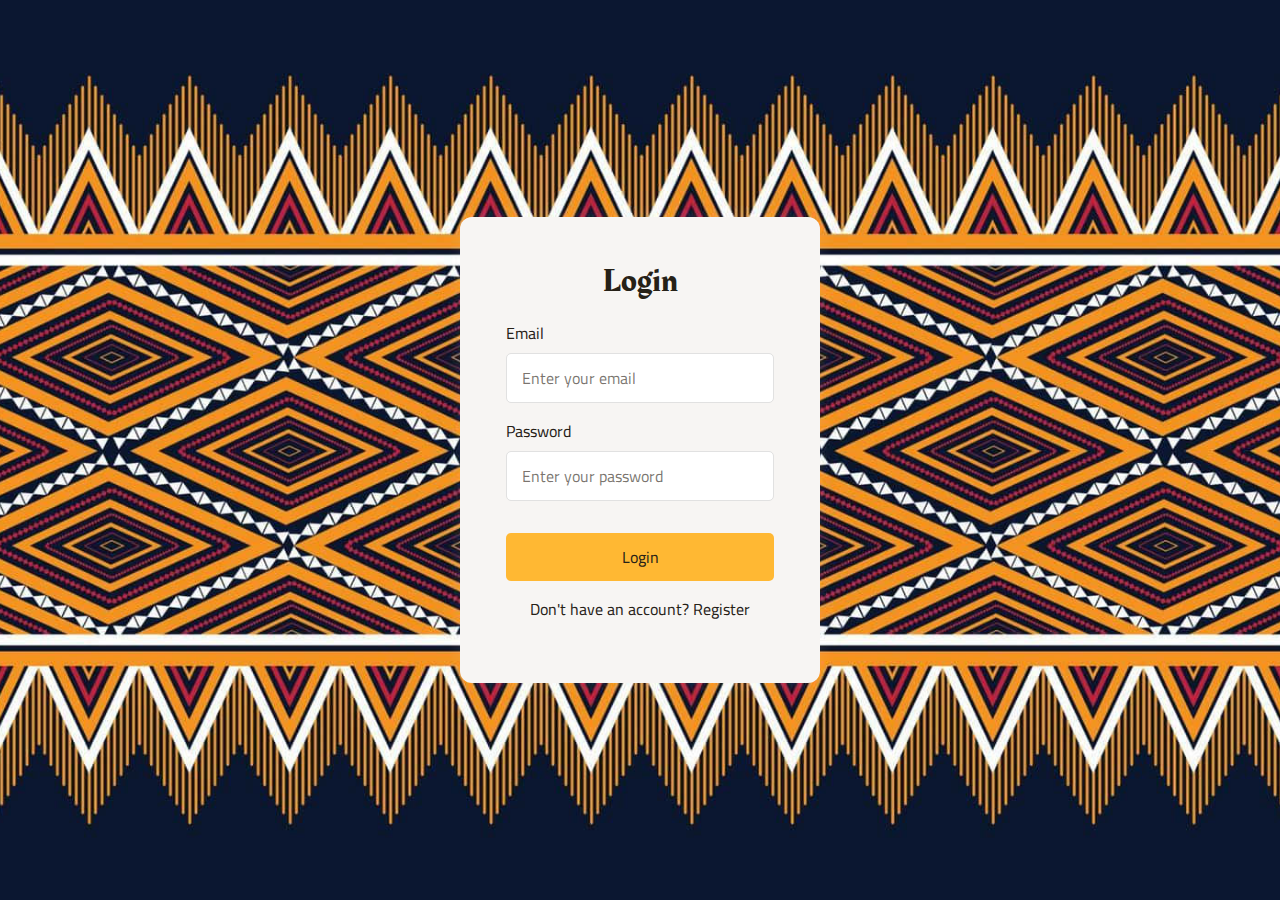
<file: login.html>
<!DOCTYPE html>
<html lang="en">
<head>
  <meta charset="UTF-8">
  <meta name="viewport" content="width=device-width, initial-scale=1">
  <title>Login</title>
  <link rel="stylesheet" href="https://cdn.jsdelivr.net/npm/bootstrap@5.3.0/dist/css/bootstrap.min.css">
  <link rel="stylesheet" href="styles/login.css">
  <link rel="stylesheet" href="styles/index.css">
  <link href="https://fonts.googleapis.com/css2?family=Syne:wght@700&family=Helvetica&display=swap" rel="stylesheet">
</head>
<body class="auth-body">
  <div class="login-container">
    <div class="card login-card">
      <div class="card-body">
        <h2 class="card-title">Login</h2>
        <form id="loginForm">
          <div class="mb-3">
            <label for="loginEmail" class="form-label">Email</label>
            <input type="email" id="loginEmail" class="form-control" placeholder="Enter your email" required>
          </div>
          <div class="mb-3">
            <label for="loginPassword" class="form-label">Password</label>
            <input type="password" id="loginPassword" class="form-control" placeholder="Enter your password" required>
          </div>
          <button type="submit" class="btn btn-login w-100">Login</button>
        </form>
        <p class="mt-3 text-center">Don't have an account? <a href="register.html" class="text-link">Register</a></p>
      </div>
    </div>
  </div>
  <script src="javascript/auth-controller.js"></script>
  <script src="javascript/login.js"></script>
</body>
</html>
</file>
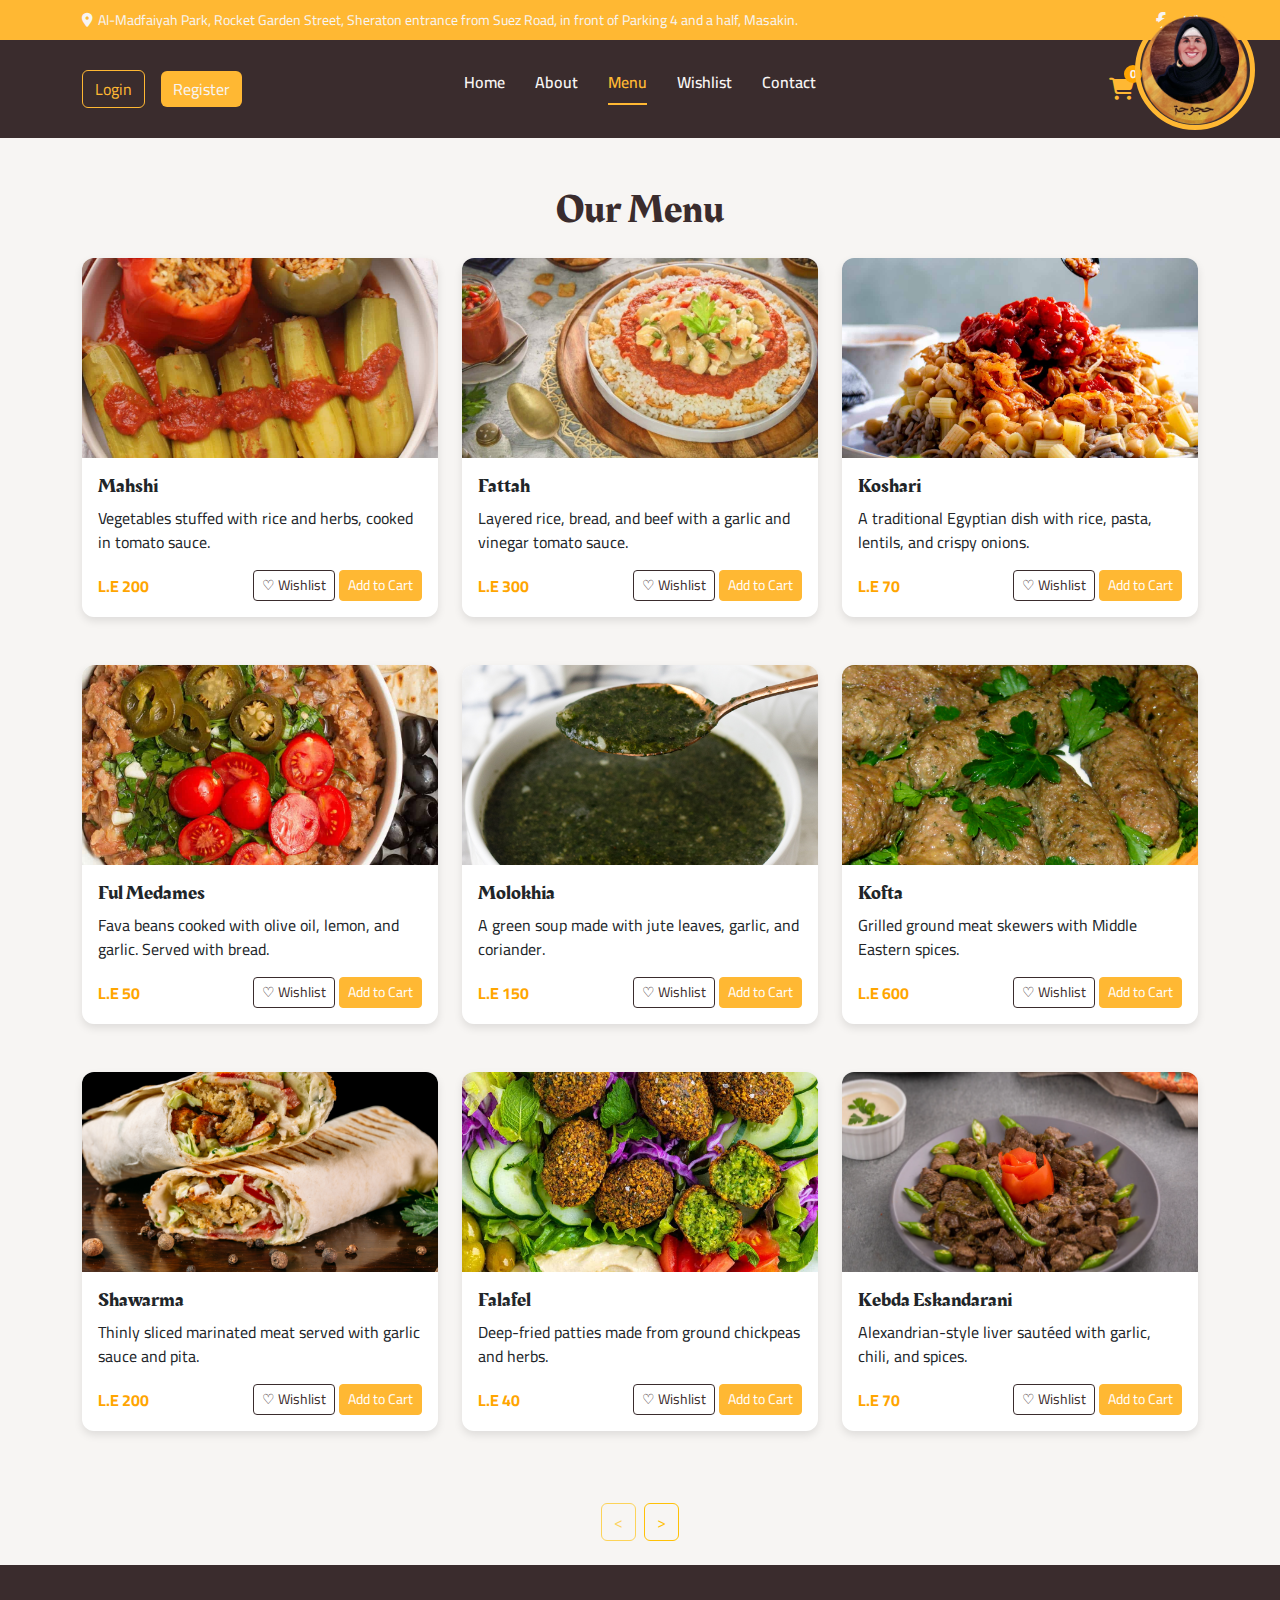
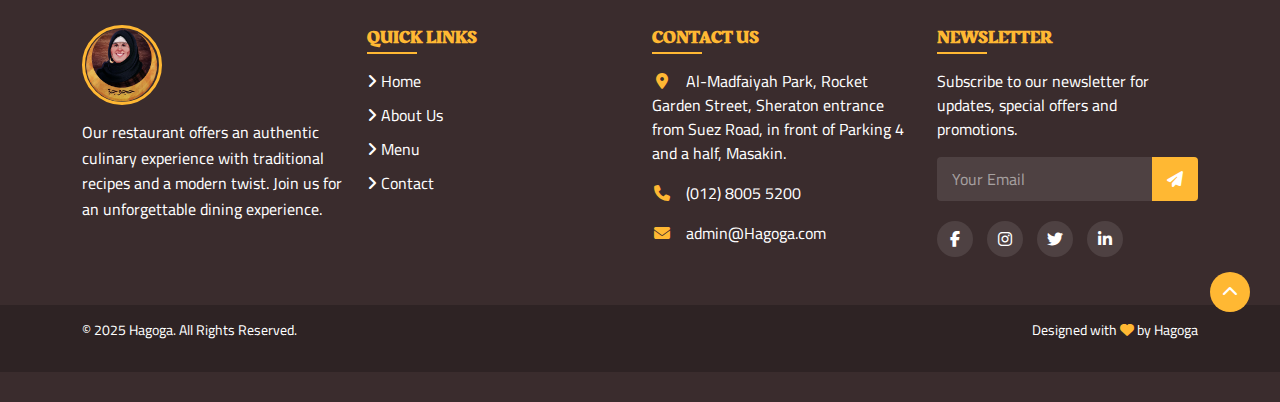
<file: menu.html>
<!DOCTYPE html>
<html lang="en">
    <head>
        <meta charset="UTF-8" />
        <meta name="viewport" content="width=device-width, initial-scale=1.0" />
        <title>Restaurant Menu</title>
        <link href="https://cdn.jsdelivr.net/npm/bootstrap@5.3.3/dist/css/bootstrap.min.css" rel="stylesheet" />
        <link rel="stylesheet" href="https://cdnjs.cloudflare.com/ajax/libs/font-awesome/6.4.0/css/all.min.css">
        <link rel="stylesheet" href="styles/index.css" />
        <link rel="stylesheet" href="styles/menu.css" />
    </head>
    <body>
        <!-- Top Bar with Location and Social Icons -->
        <div class="top-bar">
            <div class="container">
                <div class="row align-items-center">
                    <div class="col-md-10 col-sm-9 col-8">
                        <div class="location">
                            <i class="fas fa-map-marker-alt"></i>
                            <span>Al-Madfaiyah Park, Rocket Garden Street, Sheraton entrance from Suez Road, in front of Parking 4 and a half, Masakin.</span>
                        </div>
                    </div>
                    <div class="col-md-2 col-sm-3 col-4 text-end">
                        <div class="social-icons">
                            <a href="#"><i class="fab fa-facebook-f"></i></a>
                            <a href="#"><i class="fab fa-instagram"></i></a>
                        </div>
                    </div>
                </div>
            </div>
        </div>

        <!-- Main Navigation -->
        <header class="main-nav">
            <div class="container">
                <div class="row">
                    <div class="col-md-3 col-sm-6 text-start">
                        <div class="auth-buttons d-flex justify-content-md-start justify-content-start mb-md-0 mb-2">
                            <a href="login.html" class="btn home-login-btn rounded">Login</a>
                            <a href="register.html" class="btn home-register-btn rounded">Register</a>
                        </div>
                    </div>
                    <div class="col-md-6 col-sm-12 text-center position-relative d-none d-md-block">
                        <ul class="nav-links">
                            <li><a href="index.html" >Home</a></li>
                            <li><a href="about.html">About</a></li>
                            <li><a href="menu.html" class="active">Menu</a></li>
                            <li><a href="wishlist.html">Wishlist</a></li>
                            <li><a href="#contact">Contact</a></li>
                        </ul>
                    </div>
                    <div class="col-md-3 col-sm-6 text-end d-flex justify-content-end align-items-center">
                        <div class="cart-container">
                            <a href="checkout.html" class="cart-icon">
                                <i class="fas fa-shopping-cart"></i>
                                <span class="cart-count"></span>
                            </a>
                        </div>
                        <button class="mobile-menu-toggle d-md-none">
                            <i class="fas fa-bars"></i>
                        </button>
                    </div>
                </div>
            </div>
            
            <!-- Mobile Menu Overlay -->
            <div class="mobile-menu-overlay">
                <div class="mobile-menu-container">
                    <div class="mobile-menu-header">
                        <img src="assets/images/unnamed.png" alt="Restaurant Logo" class="mobile-logo">
                        <button class="mobile-menu-close">
                            <i class="fas fa-times"></i>
                        </button>
                    </div>
                    <ul class="mobile-menu-links">
                        <li><a href="index.html">Home</a></li>
                        <li><a href="about.html">About</a></li>
                        <li><a href="menu.html">Menu</a></li>
                        <li><a href="wishlist.html">Wishlist</a></li>
                        <li><a href="#contact">Contact</a></li>
                    </ul>
                </div>
            </div>
            
            <!-- Logo -->
            <div class="logo-container">
                <img src="assets/images/unnamed.png" alt="Restaurant Logo" class="logo-img">
            </div>
        </header>


    <div class="container my-5">
        <h1 class="text-center mb-4">Our Menu</h1>
        <div class="row g-4" id="menu-container">
            <!-- Menu items will be injected here by JS -->
        </div>
    </div>

    <div id="pagination" class="d-flex justify-content-center mt-4 mb-4">
        <button id="prevButton" class="btn btn-outline-warning mx-1">&lt;</button>
        <button id="nextButton" class="btn btn-outline-warning mx-1">&gt;</button>
    </div>



    <footer class="footer">
        <div class="container">
            <div class="row">
                <!-- Logo and About -->
                <div class="col-lg-3 col-md-6 footer-column">
                    <div class="text-center text-md-start">
                        <img src="assets/images/unnamed.png" alt="Restaurant Logo" class="footer-logo">
                        <div class="footer-about">
                            Our restaurant offers an authentic culinary experience with traditional recipes and a modern twist. Join us for an unforgettable dining experience.
                        </div>
                    </div>
                </div>

                <!-- Quick Links -->
                <div class="col-lg-3 col-md-6 footer-column">
                    <h4 class="footer-heading">Quick Links</h4>
                    <ul class="footer-links">
                        <li><a href="index.html"><i class="fas fa-angle-right"></i> Home</a></li>
                        <li><a href="about.html"><i class="fas fa-angle-right"></i> About Us</a></li>
                        <li><a href="menu.html"><i class="fas fa-angle-right"></i> Menu</a></li>
                        <li><a href="#contact"><i class="fas fa-angle-right"></i> Contact</a></li>
                    </ul>
                </div>

                <!-- Contact Information -->
                <div class="col-lg-3 col-md-6 footer-column">
                    <h4 class="footer-heading">Contact Us</h4>
                    <div class="contact-info">
                        <p>
                            <i class="fas fa-map-marker-alt"></i> Al-Madfaiyah Park, Rocket Garden Street, Sheraton entrance from Suez Road, in front of Parking 4 and a half, Masakin.
                        </p>
                        <p>
                            <i class="fas fa-phone"></i> (012) 8005 5200
                        </p>
                        <p>
                            <i class="fas fa-envelope"></i> admin@Hagoga.com
                        </p>
                    </div>
                </div>

                <!-- Newsletter -->
                <div class="col-lg-3 col-md-6 footer-column">
                    <h4 class="footer-heading">Newsletter</h4>
                    <p>Subscribe to our newsletter for updates, special offers and promotions.</p>
                    <div class="newsletter-form">
                        <input type="email" placeholder="Your Email">
                        <button type="submit"><i class="fas fa-paper-plane"></i></button>
                    </div>
                    <div class="social-links">
                        <a href="#"><i class="fab fa-facebook-f"></i></a>
                        <a href="#"><i class="fab fa-instagram"></i></a>
                        <a href="#"><i class="fab fa-twitter"></i></a>
                        <a href="#"><i class="fab fa-linkedin-in"></i></a>
                    </div>
                </div>
            </div>
        </div>

        <!-- Copyright Section -->
        <div class="copyright">
            <div class="container">
                <div class="row">
                    <div class="col-md-6 text-center text-md-start">
                        <p>&copy; 2025 Hagoga. All Rights Reserved.</p>
                    </div>
                    <div class="col-md-6 text-center text-md-end">
                        <p>Designed with <i class="fas fa-heart" style="color: var(--color-accent);"></i> by Hagoga</p>
                    </div>
                </div>
            </div>
        </div>

        <!-- Back to Top Button -->
        <a href="#" class="back-to-top">
            <i class="fas fa-chevron-up"></i>
        </a>
    </footer>

    <script src="https://cdn.jsdelivr.net/npm/bootstrap@5.3.3/dist/js/bootstrap.bundle.min.js"></script>
    <script src="javascript/auth-controller.js"></script>
    <script src="javascript/cart-utilities.js"></script>
    <script src="javascript/nav.js"></script>
    <script src="javascript/menu.js"></script>
    </body>
</html>
</file>
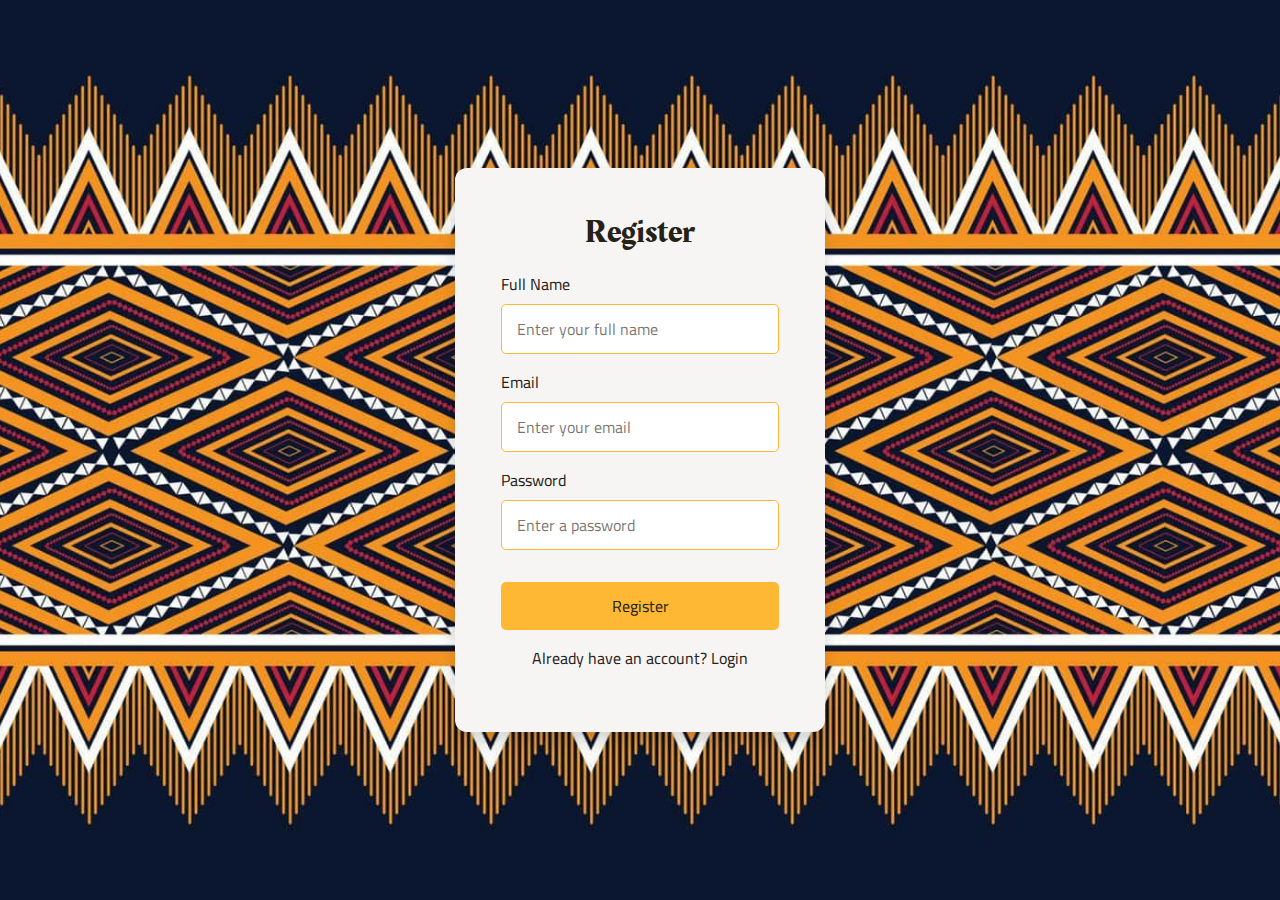
<file: register.html>
<!DOCTYPE html>
<html lang="en">
<head>
  <meta charset="UTF-8">
  <meta name="viewport" content="width=device-width, initial-scale=1">
  <title>Register</title>
  <link rel="stylesheet" href="https://cdn.jsdelivr.net/npm/bootstrap@5.3.0/dist/css/bootstrap.min.css">
  <link rel="stylesheet" href="styles/register.css">
  <link rel="stylesheet" href="styles/index.css">
  <link rel="stylesheet" href="styles/login.css">
  <link href="https://fonts.googleapis.com/css2?family=Syne:wght@700&family=Helvetica&display=swap" rel="stylesheet">
</head>
<body class="auth-body">
  <div class="register-container">
    <div class="card shadow login-card">
      <div class="card-body">
        <h2 class="card-title text-center">Register</h2>
        <form id="registerForm">
          <div class="mb-3">
            <label for="name" class="form-label">Full Name</label>
            <input type="text" id="name" class="form-control" placeholder="Enter your full name" required>
          </div>
          <div class="mb-3">
            <label for="registerEmail" class="form-label">Email</label>
            <input type="email" id="registerEmail" class="form-control" placeholder="Enter your email" required>
          </div>
          <div class="mb-3">
            <label for="registerPassword" class="form-label">Password</label>
            <input type="password" id="registerPassword" class="form-control" placeholder="Enter a password" required>
          </div>
          <button type="submit" class="btn btn-login w-100">Register</button>
        </form>
        <p class="mt-3 text-center">Already have an account? <a href="login.html" class="text-link">Login</a></p>
      </div>
    </div>
  </div>
  <script src="javascript/auth-controller.js"></script>
  <script src="javascript/register.js"></script>
</body>
</html>
</file>
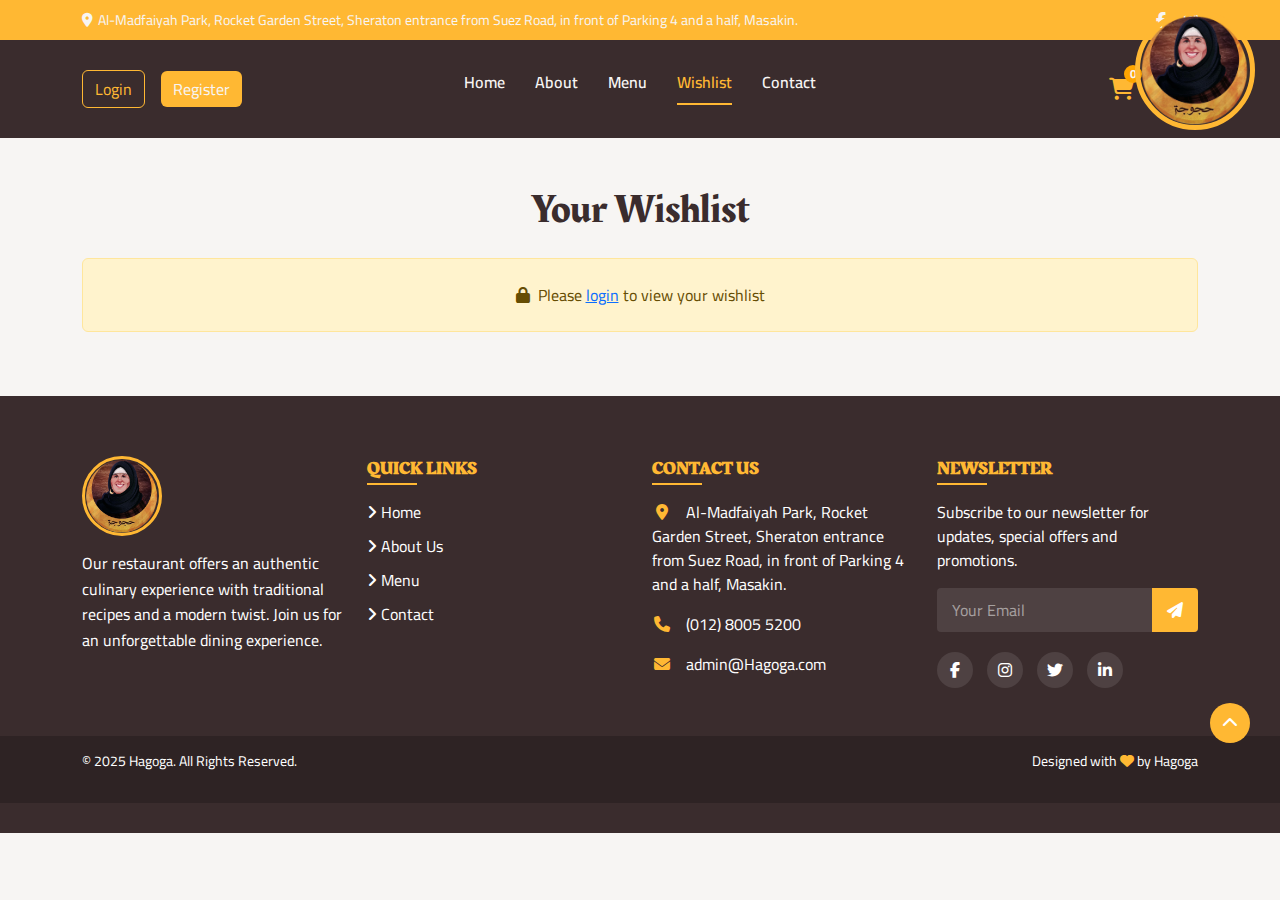
<file: wishlist.html>
<!DOCTYPE html>
<html lang="en">
    <head>
        <meta charset="UTF-8" />
        <meta name="viewport" content="width=device-width, initial-scale=1.0" />
        <title>Wishlist</title>
        <link href="https://cdn.jsdelivr.net/npm/bootstrap@5.3.3/dist/css/bootstrap.min.css" rel="stylesheet" />
        <link rel="stylesheet" href="https://cdnjs.cloudflare.com/ajax/libs/font-awesome/6.4.0/css/all.min.css">
        <link rel="stylesheet" href="styles/index.css" />
    </head>
    <body>

        <!-- Top Bar with Location and Social Icons -->
        <div class="top-bar">
            <div class="container">
                <div class="row align-items-center">
                    <div class="col-md-10 col-sm-9 col-8">
                        <div class="location">
                            <i class="fas fa-map-marker-alt"></i>
                            <span>Al-Madfaiyah Park, Rocket Garden Street, Sheraton entrance from Suez Road, in front of Parking 4 and a half, Masakin.</span>
                        </div>
                    </div>
                    <div class="col-md-2 col-sm-3 col-4 text-end">
                        <div class="social-icons">
                            <a href="#"><i class="fab fa-facebook-f"></i></a>
                            <a href="#"><i class="fab fa-instagram"></i></a>
                        </div>
                    </div>
                </div>
            </div>
        </div>

        <!-- Main Navigation -->
        <header class="main-nav">
            <div class="container">
                <div class="row">
                    <div class="col-md-3 col-sm-6 text-start">
                        <div class="auth-buttons d-flex justify-content-md-start justify-content-start mb-md-0 mb-2">
                            <a href="login.html" class="btn home-login-btn rounded">Login</a>
                            <a href="register.html" class="btn home-register-btn rounded">Register</a>
                        </div>
                    </div>
                    <div class="col-md-6 col-sm-12 text-center position-relative d-none d-md-block">
                        <ul class="nav-links">
                            <li><a href="index.html" >Home</a></li>
                            <li><a href="about.html">About</a></li>
                            <li><a href="menu.html">Menu</a></li>
                            <li><a href="wishlist.html" class="active">Wishlist</a></li>
                            <li><a href="#contact">Contact</a></li>
                        </ul>
                    </div>
                    <div class="col-md-3 col-sm-6 text-end d-flex justify-content-end align-items-center">
                        <div class="cart-container">
                            <a href="checkout.html" class="cart-icon">
                                <i class="fas fa-shopping-cart"></i>
                                <span class="cart-count"></span>
                            </a>
                        </div>
                        <button class="mobile-menu-toggle d-md-none">
                            <i class="fas fa-bars"></i>
                        </button>
                    </div>
                </div>
            </div>
            
            <!-- Mobile Menu Overlay -->
            <div class="mobile-menu-overlay">
                <div class="mobile-menu-container">
                    <div class="mobile-menu-header">
                        <img src="assets/images/unnamed.png" alt="Restaurant Logo" class="mobile-logo">
                        <button class="mobile-menu-close">
                            <i class="fas fa-times"></i>
                        </button>
                    </div>
                    <ul class="mobile-menu-links">
                        <li><a href="index.html">Home</a></li>
                        <li><a href="about.html">About</a></li>
                        <li><a href="menu.html">Menu</a></li>
                        <li><a href="wishlist.html">Wishlist</a></li>
                        <li><a href="#contact">Contact</a></li>
                    </ul>
                </div>
            </div>
            
            <!-- Logo -->
            <div class="logo-container">
                <img src="assets/images/unnamed.png" alt="Restaurant Logo" class="logo-img">
            </div>
        </header>

        <div class="container my-5">
            <h1 class="text-center mb-4">Your Wishlist</h1>
            <div class="row g-4" id="wishlist-container">
                <!-- Wishlist items will be injected here by JS -->
            </div>
        </div>

        <footer class="footer">
            <div class="container">
                <div class="row">
                    <!-- Logo and About -->
                    <div class="col-lg-3 col-md-6 footer-column">
                        <div class="text-center text-md-start">
                            <img src="assets/images/unnamed.png" alt="Restaurant Logo" class="footer-logo">
                            <div class="footer-about">
                                Our restaurant offers an authentic culinary experience with traditional recipes and a modern twist. Join us for an unforgettable dining experience.
                            </div>
                        </div>
                    </div>

                    <!-- Quick Links -->
                    <div class="col-lg-3 col-md-6 footer-column">
                        <h4 class="footer-heading">Quick Links</h4>
                        <ul class="footer-links">
                            <li><a href="index.html"><i class="fas fa-angle-right"></i> Home</a></li>
                            <li><a href="about.html"><i class="fas fa-angle-right"></i> About Us</a></li>
                            <li><a href="menu.html"><i class="fas fa-angle-right"></i> Menu</a></li>
                            <li><a href="#contact"><i class="fas fa-angle-right"></i> Contact</a></li>
                        </ul>
                    </div>

                    <!-- Contact Information -->
                    <div class="col-lg-3 col-md-6 footer-column">
                        <h4 class="footer-heading">Contact Us</h4>
                        <div class="contact-info">
                            <p>
                                <i class="fas fa-map-marker-alt"></i> Al-Madfaiyah Park, Rocket Garden Street, Sheraton entrance from Suez Road, in front of Parking 4 and a half, Masakin.
                            </p>
                            <p>
                                <i class="fas fa-phone"></i> (012) 8005 5200
                            </p>
                            <p>
                                <i class="fas fa-envelope"></i> admin@Hagoga.com
                            </p>
                        </div>
                    </div>

                    <!-- Newsletter -->
                    <div class="col-lg-3 col-md-6 footer-column">
                        <h4 class="footer-heading">Newsletter</h4>
                        <p>Subscribe to our newsletter for updates, special offers and promotions.</p>
                        <div class="newsletter-form">
                            <input type="email" placeholder="Your Email">
                            <button type="submit"><i class="fas fa-paper-plane"></i></button>
                        </div>
                        <div class="social-links">
                            <a href="#"><i class="fab fa-facebook-f"></i></a>
                            <a href="#"><i class="fab fa-instagram"></i></a>
                            <a href="#"><i class="fab fa-twitter"></i></a>
                            <a href="#"><i class="fab fa-linkedin-in"></i></a>
                        </div>
                    </div>
                </div>
            </div>

            <!-- Copyright Section -->
            <div class="copyright">
                <div class="container">
                    <div class="row">
                        <div class="col-md-6 text-center text-md-start">
                            <p>&copy; 2025 Hagoga. All Rights Reserved.</p>
                        </div>
                        <div class="col-md-6 text-center text-md-end">
                            <p>Designed with <i class="fas fa-heart" style="color: var(--color-accent);"></i> by Hagoga</p>
                        </div>
                    </div>
                </div>
            </div>

            <!-- Back to Top Button -->
            <a href="#" class="back-to-top">
                <i class="fas fa-chevron-up"></i>
            </a>
        </footer>

        <script src="https://cdn.jsdelivr.net/npm/bootstrap@5.3.3/dist/js/bootstrap.bundle.min.js"></script>
        <script src="javascript/auth-controller.js"></script>
        <script src="javascript/cart-utilities.js"></script>
        <script src="javascript/nav.js"></script>
        <script src="javascript/wishlist.js"></script>
    </body>
</html>
</file>
<file: styles/index.css>
:root{
    --color-text: #262117;
    --color-background: #F7F5F3;
    --color-accent: #FFB833;
    --color-accent-dark: #FFA500;
    --color-secondary: #3A2C2D;
}

@font-face {
    font-family: 'Rakkas';
    src: url('../assets/fonts/Rakkas-Regular.ttf') format('truetype');
}

@font-face {
    font-family: 'Cairo';
    src: url('../assets/fonts/Cairo-VariableFont.ttf') format('truetype');
}

/* Top bar styles */
.top-bar {
    background-color: var(--color-accent);
    color: var(--color-background);
    padding: 8px 0;
    font-size: 14px;
}

.top-bar .location {
    display: flex;
    align-items: center;
}

.top-bar .location i {
    margin-right: 5px;
}

.top-bar .social-icons a {
    color: var(--color-background);
    margin-left: 15px;
    font-size: 16px;
}

/* Main navigation styles */
.main-nav {
    background-color: var(--color-secondary);
    padding: 30px 0;
    position: relative;
}

.nav-links {
    display: flex;
    justify-content: center;
    align-items: center;
    list-style: none;
    margin: 0;
    padding: 0;
}

.nav-links li {
    margin: 0 15px;
}

.nav-links a {
    color: var(--color-background);
    text-decoration: none;
    font-weight: 600;
    font-size: 16px;
    transition: color 0.3s;
}

.nav-links a:hover {
    color: var(--color-accent);
}

.nav-links a.active {
    color: var(--color-accent);
    position: relative;
}

.nav-links a.active::after {
    content: '';
    position: absolute;
    bottom: -8px;
    left: 0;
    width: 100%;
    height: 2px;
    background-color: var(--color-accent);
}

.mobile-menu-toggle {
    background: none;
    border: none;
    font-size: 24px;
    color: var(--color-background);
    cursor: pointer;
}

.mobile-menu-overlay {
    position: fixed;
    top: 0;
    left: 0;
    width: 100%;
    height: 100%;
    background-color: rgba(0,0,0,0.8);
    z-index: 1000;
    display: none;
}

.mobile-menu-container {
    position: fixed;
    top: 0;
    right: -280px;
    width: 280px;
    height: 100%;
    background-color: white;
    z-index: 1001;
    transition: right 0.3s ease;
    padding: 20px;
    overflow-y: auto;
}

.mobile-menu-header {
    display: flex;
    justify-content: space-between;
    align-items: center;
    margin-bottom: 30px;
}

.mobile-logo {
    width: 80px;
    height: auto;
}

.mobile-menu-close {
    background: none;
    border: none;
    font-size: 24px;
    color: var(--color-text);
    cursor: pointer;
}

.mobile-menu-links {
    list-style: none;
    padding: 0;
    margin: 0;
}

.mobile-menu-links li {
    margin-bottom: 20px;
}

.mobile-menu-links li a {
    color: var(--color-text);
    text-decoration: none;
    font-size: 18px;
    font-weight: 600;
    display: block;
    padding: 10px 0;
    border-bottom: 1px solid #eee;
    transition: color 0.3s;
}

.mobile-menu-links li a:hover {
    color: var(--color-accent);
}

.mobile-menu-open {
    overflow: hidden;
}

.mobile-menu-open .mobile-menu-overlay {
    display: block;
}

.mobile-menu-open .mobile-menu-container {
    right: 0;
}

/* Authentication buttons */
.auth-buttons {
    display: flex;
    align-items: center;
}

.home-login-btn {
    border: 1px solid var(--color-accent);
    color: var(--color-accent);
    background-color: transparent;
    border-radius: 8px;
    margin-right: 1rem;
}

.home-register-btn {
    background-color: var(--color-accent);
    color: var(--color-background);
    border: none;
    border-radius: 8px;
}

.user-welcome {
    color: var(--color-background);
    margin-right: 10px;
    font-weight: 600;
    white-space: nowrap;
    overflow: hidden;
    text-overflow: ellipsis;
}

.btn-logout {
    background-color: var(--color-accent);
    color: var(--color-text);
    padding: 5px 15px;
    border: none;
    border-radius: 8px;
    transition: all 0.3s ease;
    font-weight: 600;
}

.btn-logout:hover {
    background-color: var(--color-accent-dark);
    transform: translateY(-2px);
}

/* Logo styling */
.logo-container {
    position: absolute;
    right: 25px;
    top: -30px;
    z-index: 10;
}

.logo-img {
    width: 120px;
    height: 120px;
    border-radius: 50%;
    border: 5px solid var(--color-accent);
    object-fit: cover;
}

/* Cart icon styling */
.cart-container {
    position: relative;
    margin-right: 4rem;
}

.cart-icon {
    color: var(--color-accent);
    font-size: 22px;
    cursor: pointer;
    transition: color 0.3s;
}

.cart-icon:hover {
    color: var(--color-accent);
}

.cart-count {
    position: absolute;
    top: -8px;
    right: -8px;
    background-color: var(--color-accent-dark);
    color: var(--color-background);
    font-size: 12px;
    width: 18px;
    height: 18px;
    border-radius: 50%;
    display: flex;
    justify-content: center;
    align-items: center;
    font-weight: bold;
}

/* Responsive styles */
@media (max-width: 992px) {
    .nav-links {
        justify-content: flex-start;
    }

    .logo-container {
        right: 15px;
        top: -20px;
    }

    .logo-img {
        width: 80px;
        height: 80px;
    }
    
    .user-welcome {
        max-width: 120px;
    }
}

@media (max-width: 768px) {
    .top-bar {
        font-size: 12px;
    }

    .nav-links li {
        margin: 0 8px;
    }

    .nav-links a {
        font-size: 14px;
    }

    .main-nav .container {
        position: relative;
    }
    
    .cart-container {
        position: absolute;
        right: 60px;
        top: 10px;
    }
    
    .user-welcome {
        font-size: 14px;
        max-width: 100px;
    }
    
    .btn-logout {
        font-size: 14px;
        padding: 4px 12px;
    }
}

@media (max-width: 576px) {
    .top-bar .location {
        font-size: 11px;
    }

    .nav-links {
        flex-wrap: wrap;
        justify-content: center;
    }

    .nav-links li {
        margin: 5px;
    }

    .auth-buttons {
        margin-top: 10px;
        flex-direction: column;
        align-items: flex-start;
    }
    
    .user-welcome {
        margin-bottom: 5px;
        margin-right: 0;
    }

    .logo-container {
        position: relative;
        display: flex;
        justify-content: center;
        top: 0;
        right: 0;
        margin-bottom: 10px;
    }
    
    .logo-img {
        width: 70px;
        height: 70px;
    }
    
    .mobile-menu-toggle {
        margin-top: 10px;
    }
}

.auth-body {
    background: url('../assets/images/bg.jpg') center/cover no-repeat;
    margin: 0;
    padding: 0;
    display: flex;
    align-items: center;
    justify-content: center;
    height: 100vh;
    width: 100%;
}

body {
    font-family: 'Cairo', sans-serif;
    background-color: var(--color-background);
    color: var(--color-text);
    margin: 0;
    padding: 0;
    scroll-behavior: smooth;
}

h1, h2, h3, h4, h5, h6 {
    font-family: 'Rakkas', cursive;
    color: var(--color-secondary);
}

.footer {
    background-color: var(--color-secondary);
    color: white;
    padding: 60px 0 30px;
    position: relative;
}

.footer-logo {
    width: 80px;
    height: 80px;
    border-radius: 50%;
    border: 3px solid var(--color-accent);
    object-fit: cover;
    margin-bottom: 15px;
}

.footer-heading {
    color: var(--color-accent);
    font-weight: 700;
    margin-bottom: 20px;
    font-size: 18px;
    text-transform: uppercase;
    position: relative;
    display: inline-block;
}

.footer-heading::after {
    content: '';
    position: absolute;
    bottom: -5px;
    left: 0;
    width: 50px;
    height: 2px;
    background-color: var(--color-accent);
}

.footer-links {
    list-style: none;
    padding: 0;
    margin: 0;
}

.footer-links li {
    margin-bottom: 10px;
}

.footer-links a {
    color: white;
    text-decoration: none;
    transition: color 0.3s;
}

.footer-links a:hover {
    color: var(--color-accent);
    text-decoration: none;
}

.contact-info {
    margin-bottom: 20px;
}

.contact-info i {
    color: var(--color-accent);
    margin-right: 10px;
    width: 20px;
    text-align: center;
}

.social-links {
    margin-top: 20px;
}

.social-links a {
    display: inline-block;
    width: 36px;
    height: 36px;
    background-color: rgba(255, 255, 255, 0.1);
    color: white;
    border-radius: 50%;
    text-align: center;
    line-height: 36px;
    margin-right: 10px;
    transition: all 0.3s;
}

.social-links a:hover {
    background-color: var(--color-accent);
    color: var(--color-secondary);
}

.copyright {
    background-color: rgba(0, 0, 0, 0.2);
    padding: 15px 0;
    margin-top: 30px;
    font-size: 14px;
}

.back-to-top {
    position: absolute;
    right: 30px;
    bottom: 90px;
    width: 40px;
    height: 40px;
    background-color: var(--color-accent);
    color: white;
    border-radius: 50%;
    display: flex;
    justify-content: center;
    align-items: center;
    cursor: pointer;
    transition: all 0.3s;
    text-decoration: none;
}

.back-to-top:hover {
    background-color: var(--color-accent-dark);
    transform: translateY(-5px);
}

.footer-about {
    margin-bottom: 20px;
    line-height: 1.6;
}

.newsletter-form {
    position: relative;
    margin-top: 15px;
}

.newsletter-form input {
    width: 100%;
    padding: 10px 15px;
    border: none;
    border-radius: 4px;
    background-color: rgba(255, 255, 255, 0.1);
    color: white;
}

.newsletter-form input::placeholder {
    color: rgba(255, 255, 255, 0.5);
}

.newsletter-form button {
    position: absolute;
    right: 0;
    top: 0;
    height: 100%;
    padding: 0 15px;
    background-color: var(--color-accent);
    border: none;
    border-top-right-radius: 4px;
    border-bottom-right-radius: 4px;
    color: white;
    cursor: pointer;
    transition: background-color 0.3s;
}

.newsletter-form button:hover {
    background-color: var(--color-accent-dark);
}

@media (max-width: 768px) {
    .footer-column {
        margin-bottom: 30px;
    }
    
    .back-to-top {
        right: 15px;
        bottom: 80px;
    }
}

/* Hero Section Styles */
.hero-section {
    background-color: var(--color-background);
    padding: 100px 0;
    position: relative;
    overflow: hidden;
}

.hero-content {
    padding: 30px 0;
}

.hero-title {
    font-family: 'Rakkas', cursive;
    font-size: 3rem;
    color: var(--color-text);
    margin-bottom: 20px;
}

.hero-subtitle {
    font-family: 'Cairo', sans-serif;
    font-size: 1.2rem;
    color: var(--color-secondary);
    margin-bottom: 30px;
}

.hero-buttons {
    display: flex;
    gap: 15px;
    margin-top: 30px;
}

.primary-btn {
    background-color: var(--color-accent);
    color: var(--color-text);
    padding: 12px 28px;
    border: none;
    border-radius: 5px;
    font-family: 'Cairo', sans-serif;
    font-weight: 600;
    transition: all 0.3s ease;
}

.primary-btn:hover {
    background-color: var(--color-accent-dark);
    transform: translateY(-3px);
}

.secondary-btn {
    background-color: transparent;
    color: var(--color-secondary);
    padding: 12px 28px;
    border: 2px solid var(--color-secondary);
    border-radius: 5px;
    font-family: 'Cairo', sans-serif;
    font-weight: 600;
    transition: all 0.3s ease;
}

.secondary-btn:hover {
    background-color: var(--color-secondary);
    color: var(--color-background);
    transform: translateY(-3px);
}

.hero-image img {
    border-radius: 15px;
    box-shadow: 0 15px 30px rgba(0, 0, 0, 0.1);
}

/* Steps to Order Section Styles */
.order-steps-section {
    background-color: #fff;
    padding: 80px 0;
}

.section-title {
    text-align: center;
    margin-bottom: 50px;
}

.section-title h2 {
    font-family: 'Rakkas', cursive;
    font-size: 2.5rem;
    color: var(--color-text);
    margin-bottom: 15px;
    position: relative;
    display: inline-block;
}

.section-title h2:after {
    content: '';
    position: absolute;
    width: 60px;
    height: 3px;
    background-color: var(--color-accent);
    bottom: -10px;
    left: 50%;
    transform: translateX(-50%);
}

.section-title p {
    font-family: 'Cairo', sans-serif;
    color: var(--color-secondary);
}

.step-card {
    background-color: var(--color-background);
    border-radius: 10px;
    padding: 30px 20px;
    text-align: center;
    box-shadow: 0 5px 15px rgba(0, 0, 0, 0.05);
    margin-bottom: 30px;
    position: relative;
    transition: all 0.3s ease;
    height: 100%;
}

.step-card:hover {
    transform: translateY(-10px);
    box-shadow: 0 15px 30px rgba(0, 0, 0, 0.1);
}

.step-icon {
    width: 70px;
    height: 70px;
    background-color: var(--color-accent);
    display: flex;
    align-items: center;
    justify-content: center;
    border-radius: 50%;
    margin: 0 auto 20px;
}

.step-icon i {
    font-size: 28px;
    color: var(--color-text);
}

.step-number {
    position: absolute;
    top: -15px;
    right: 20px;
    background-color: var(--color-secondary);
    color: #fff;
    width: 30px;
    height: 30px;
    border-radius: 50%;
    display: flex;
    align-items: center;
    justify-content: center;
    font-family: 'Cairo', sans-serif;
    font-weight: 700;
}

.step-card h3 {
    font-family: 'Cairo', sans-serif;
    font-weight: 700;
    color: var(--color-text);
    margin-bottom: 15px;
}

.step-card p {
    font-family: 'Cairo', sans-serif;
    color: var(--color-secondary);
}

/* Contact Section Styles */
.contact-section {
    background-color: var(--color-background);
    padding: 80px 0;
}

.contact-info {
    margin-bottom: 30px;
}

.contact-item {
    display: flex;
    align-items: flex-start;
    margin-bottom: 30px;
}

.contact-item .icon {
    width: 50px;
    height: 50px;
    background-color: var(--color-accent);
    border-radius: 50%;
    display: flex;
    align-items: center;
    justify-content: center;
    margin-right: 20px;
    flex-shrink: 0;
}

.contact-item .icon i {
    font-size: 20px;
    color: var(--color-text);
}

.contact-item .info h4 {
    font-family: 'Cairo', sans-serif;
    font-weight: 700;
    color: var(--color-text);
    margin-bottom: 8px;
}

.contact-item .info p {
    font-family: 'Cairo', sans-serif;
    color: var(--color-secondary);
    margin-bottom: 0;
}

.contact-form {
    background-color: #fff;
    padding: 30px;
    border-radius: 10px;
    box-shadow: 0 5px 15px rgba(0, 0, 0, 0.05);
}

.form-group {
    margin-bottom: 20px;
}

.form-control {
    height: 50px;
    border: 1px solid #e1e1e1;
    border-radius: 5px;
    padding: 10px 15px;
    font-family: 'Cairo', sans-serif;
}

.form-control:focus {
    border-color: var(--color-accent);
    box-shadow: none;
}

textarea.form-control {
    height: 150px;
    resize: none;
}

/* Responsive Adjustments */
@media (max-width: 991px) {
    .hero-title {
        font-size: 2.5rem;
    }
    
    .hero-content {
        text-align: center;
        margin-bottom: 40px;
    }
    
    .hero-buttons {
        justify-content: center;
    }
}

@media (max-width: 767px) {
    .hero-section {
        padding: 60px 0;
    }
    
    .contact-item {
        flex-direction: column;
        align-items: center;
        text-align: center;
    }
    
    .contact-item .icon {
        margin-right: 0;
        margin-bottom: 15px;
    }
}
</file>
<file: styles/about.css>
/* Page Header */
.page-header {
    background-color: var(--color-accent);
    padding: 60px 0;
    margin-bottom: 60px;
    text-align: center;
}

.page-header h1 {
    font-family: 'Rakkas', cursive;
    color: var(--color-text);
    font-size: 2.5rem;
    margin-bottom: 10px;
}

.breadcrumb {
    display: inline-flex;
    background: transparent;
    margin-bottom: 0;
    padding: 0;
    justify-content: center;
}

.breadcrumb-item, .breadcrumb-item a {
    font-family: 'Cairo', sans-serif;
    color: var(--color-text);
    font-weight: 500;
}

.breadcrumb-item.active {
    color: var(--color-secondary);
}

.breadcrumb-item + .breadcrumb-item::before {
    content: "\f105";
    font-family: "Font Awesome 5 Free";
    font-weight: 900;
    color: var(--color-text);
}

/* Our Story Section */
.our-story-section {
    padding: 60px 0;
    background-color: var(--color-background);
}

.about-image {
    position: relative;
    padding: 20px;
}

.main-img {
    border-radius: 10px;
    box-shadow: 0 10px 30px rgba(0, 0, 0, 0.1);
}

.secondary-img {
    position: absolute;
    width: 50%;
    bottom: 0;
    right: 0;
    border-radius: 10px;
    box-shadow: 0 10px 20px rgba(0, 0, 0, 0.1);
    border: 5px solid white;
}

.experience-badge {
    position: absolute;
    left: 40px;
    top: 40px;
    width: 100px;
    height: 100px;
    background-color: var(--color-accent);
    border-radius: 50%;
    display: flex;
    flex-direction: column;
    align-items: center;
    justify-content: center;
    box-shadow: 0 5px 15px rgba(0, 0, 0, 0.1);
}

.experience-badge .years {
    font-family: 'Rakkas', cursive;
    font-size: 2.5rem;
    line-height: 1;
    color: var(--color-text);
}

.experience-badge .text {
    font-family: 'Cairo', sans-serif;
    font-size: 0.75rem;
    color: var(--color-text);
    text-align: center;
}

.about-content {
    padding: 20px 0;
}

.about-content .lead {
    font-family: 'Cairo', sans-serif;
    font-size: 1.25rem;
    font-weight: 600;
    color: var(--color-secondary);
    margin-bottom: 20px;
}

.about-content p {
    font-family: 'Cairo', sans-serif;
    color: var(--color-text);
    margin-bottom: 20px;
    line-height: 1.7;
}

.signature {
    margin-top: 30px;
}

.signature img {
    max-width: 150px;
    margin-bottom: 10px;
}

.signature p {
    font-family: 'Cairo', sans-serif;
    font-style: italic;
    color: var(--color-secondary);
    margin-bottom: 0;
}

/* Why Choose Us Section */
.why-choose-section {
    padding: 60px 0;
    background-color: #fff;
}

.feature-card {
    text-align: center;
    padding: 30px;
    background-color: var(--color-background);
    border-radius: 10px;
    margin-bottom: 30px;
    transition: all 0.3s ease;
    height: 100%;
}

.feature-card:hover {
    transform: translateY(-10px);
    box-shadow: 0 15px 30px rgba(0, 0, 0, 0.1);
}

.feature-icon {
    width: 80px;
    height: 80px;
    background-color: var(--color-accent);
    border-radius: 50%;
    display: flex;
    align-items: center;
    justify-content: center;
    margin: 0 auto 20px;
}

.feature-icon i {
    font-size: 32px;
    color: var(--color-text);
}

.feature-card h3 {
    font-family: 'Cairo', sans-serif;
    font-weight: 700;
    color: var(--color-text);
    margin-bottom: 15px;
}

.feature-card p {
    font-family: 'Cairo', sans-serif;
    color: var(--color-secondary);
}

/* Team Section */
.team-section {
    padding: 60px 0;
    background-color: var(--color-background);
}

.team-card {
    background-color: #fff;
    border-radius: 12px;
    overflow: hidden;
    box-shadow: 0 4px 12px rgba(0, 0, 0, 0.1);
    margin-bottom: 30px;
    transition: transform 0.3s ease, box-shadow 0.3s ease;
}

.team-card:hover {
    transform: translateY(-8px);
    box-shadow: 0 12px 24px rgba(0, 0, 0, 0.15);
}

.team-image {
    width: 100%; 
    height: 300px; 
    overflow: hidden;
}

.team-image img {
    width: 100%; 
    height: 100%; 
    object-fit: cover; 
}

.team-info {
    padding: 20px;
    text-align: center;
}

.team-info h3 {
    font-family: 'Rakkas', cursive;
    font-size: 20px;
    color: var(--color-secondary);
    margin-bottom: 5px;
}

.team-info .position {
    font-size: 16px;
    color: var(--color-text);
    margin-bottom: 15px;
}

.team-social a {
    display: inline-block;
    width: 36px;
    height: 36px;
    line-height: 36px;
    background-color: var(--color-accent);
    color: #fff;
    border-radius: 50%;
    font-size: 16px;
    margin: 0 5px;
    transition: background-color 0.3s ease;
}

.team-social a:hover {
    background-color: var(--color-accent-dark);
}
</file>
<file: styles/checkout.css>
.checkout-section {
    padding: 80px 0;
}

.checkout-title {
    margin-bottom: 30px;
    color: var(--color-secondary);
    text-align: center;
}

.order-summary {
    background-color: white;
    border-radius: 10px;
    padding: 25px;
    box-shadow: 0 5px 15px rgba(0,0,0,0.05);
    margin-bottom: 30px;
}

.order-item {
    display: flex;
    align-items: center;
    padding: 15px 0;
    border-bottom: 1px solid #eee;
}

.order-item:last-child {
    border-bottom: none;
}

.item-image {
    width: 80px;
    height: 80px;
    border-radius: 8px;
    object-fit: cover;
    margin-right: 15px;
}

.item-details {
    flex-grow: 1;
}

.item-name {
    font-weight: bold;
    margin-bottom: 5px;
}

.item-price {
    color: var(--color-accent-dark);
    font-weight: bold;
}

.item-quantity {
    display: flex;
    align-items: center;
}

.quantity-btn {
    width: 25px;
    height: 25px;
    display: flex;
    align-items: center;
    justify-content: center;
    background-color: #f1f1f1;
    border: none;
    border-radius: 4px;
    cursor: pointer;
}

.quantity-input {
    width: 40px;
    text-align: center;
    margin: 0 8px;
    border: 1px solid #ddd;
    border-radius: 4px;
    padding: 2px;
}

.item-total {
    font-weight: bold;
    min-width: 80px;
    text-align: right;
}

.remove-btn {
    color: #dc3545;
    background: none;
    border: none;
    cursor: pointer;
    margin-left: 15px;
}

.order-totals {
    background-color: white;
    border-radius: 10px;
    padding: 25px;
    box-shadow: 0 5px 15px rgba(0,0,0,0.05);
}

.total-row {
    display: flex;
    justify-content: space-between;
    padding: 10px 0;
    border-bottom: 1px solid #eee;
}

.total-row:last-child {
    border-bottom: none;
    font-weight: bold;
    font-size: 1.2rem;
    padding-top: 15px;
    color: var(--color-secondary);
}

.checkout-form {
    background-color: white;
    border-radius: 10px;
    padding: 25px;
    box-shadow: 0 5px 15px rgba(0,0,0,0.05);
}

.form-group {
    margin-bottom: 20px;
}

.form-label {
    font-weight: bold;
    margin-bottom: 8px;
    display: block;
}

.form-control {
    padding: 10px 15px;
    border: 1px solid #ddd;
    border-radius: 6px;
    width: 100%;
}

.payment-methods {
    margin-top: 30px;
}

.payment-method {
    margin-bottom: 15px;
}

.payment-method label {
    display: flex;
    align-items: center;
    cursor: pointer;
}

.payment-icon {
    margin-left: 10px;
    font-size: 1.5rem;
}

.checkout-btn {
    background-color: var(--color-accent);
    color: white;
    border: none;
    border-radius: 6px;
    padding: 12px 25px;
    font-size: 1.1rem;
    font-weight: bold;
    cursor: pointer;
    transition: background-color 0.3s;
    width: 100%;
    margin-top: 20px;
}

.checkout-btn:hover {
    background-color: var(--color-accent-dark);
}

.section-title {
    border-bottom: 2px solid var(--color-accent);
    padding-bottom: 10px;
    margin-bottom: 20px;
    font-weight: bold;
    color: var(--color-secondary);
}

@media (max-width: 991px) {
    .nav-links {
        margin-top: 20px;
    }
    
    .logo-container {
        position: static;
        transform: none;
        text-align: center;
        margin-bottom: 20px;
    }
    
    .utils-container, .auth-buttons {
        margin-top: 20px;
        justify-content: center !important;
    }
    
    .footer-column {
        margin-bottom: 30px;
        text-align: center;
    }
    
    .footer-links {
        display: inline-block;
        text-align: left;
    }
    
    .checkout-section {
        padding: 50px 0;
    }
}

@media (max-width: 767px) {
    .nav-links li {
        margin: 0 8px;
    }
    
    .top-bar .location span {
        display: none;
    }
    
    .checkout-section {
        padding: 40px 0;
    }
    
    .checkout-form, .order-summary, .order-totals {
        padding: 20px;
    }
}

/* Added for mobile improvements */
@media (max-width: 575px) {
    .checkout-section {
        padding: 30px 0;
    }
    
    .checkout-title {
        font-size: 1.5rem;
        margin-bottom: 20px;
    }
    
    .order-item {
        flex-wrap: wrap;
        position: relative;
        padding-bottom: 20px;
    }
    
    .item-image {
        width: 60px;
        height: 60px;
    }
    
    .item-details {
        flex: 1 1 calc(100% - 80px);
        margin-bottom: 10px;
    }
    
    .item-quantity {
        order: 3;
        margin-left: 75px;
        margin-right: 10px;
    }
    
    .item-total {
        order: 4;
        margin-top: 0;
    }
    
    .remove-btn {
        position: absolute;
        top: 15px;
        right: 0;
        margin-left: 0;
    }
    
    .checkout-form, .order-summary, .order-totals {
        padding: 30px 15px;
    }
    
    .form-control {
        padding: 8px 12px;
    }
    
    .checkout-btn {
        padding: 10px 20px;
    }
    
    .quantity-btn {
        width: 30px;
        height: 30px;
    }
}
</file>
<file: styles/login.css>
.login-container {
  width: 100%;
  max-width: 400px;
  padding: 20px;
}

.login-card {
  background: var(--color-background);
  border: none;
  border-radius: 12px;
  color: var(--text-color);
  box-shadow: 0px 0px 15px rgba(255, 255, 255, 0.1);
  padding: 30px;
}

.card-title {
  color: var(--color-text);
  text-align: center;
  margin-bottom: 20px;
}

.form-control {
  color: var(--color-text);
  border: 1px solid var(--color-accent);
  box-shadow: none;
}

.form-control::placeholder {
  color: rgba(33, 22, 12, 0.6);
}

.form-control:focus {
  color: var(--color-text);
  border-color: var(--color-accent-dark);
  box-shadow: 0 0 10px var(--color-accent-dark);
}


.btn-login {
  margin-top: 1rem;
  background-color: var(--color-accent);
  color: var(--color-text);
  padding: 12px;
  border: none;
  border-radius: 5px;
  transition: transform 0.2s ease-in-out, background 0.3s ease-in-out;
}

.btn-login:hover {
  background: linear-gradient(to right, var(--color-accent), var(--color-accent-dark));
  transform: scale(1.01);
}

.text-link {
  color: var(--color-text);
  text-decoration: none;
  transition: ease-in-out 0.2s;
}

.text-link:hover {
  color: var(--color-secondary);
  border-bottom: 2px solid var(--color-accent);
}
</file>
<file: styles/menu.css>
:root {
    --color-text: #262117;
    --color-background: #F7F5F3;
    --color-accent: #FFB833;
    --color-accent-dark: #FFA500;
    --color-secondary: #3A2C2D;
}

body {
    font-family: 'Cairo', sans-serif;
    background-color: var(--color-background);
    color: var(--color-text);
}

h1, h5 {
    font-family: 'Rakkas', cursive;
    color: var(--color-secondary);
}

.card {
    border: none;
    box-shadow: 0 4px 8px rgba(0,0,0,0.1);
    transition: transform 0.3s ease;
    border-radius: 12px;
    overflow: hidden;
}

.card:hover {
    transform: translateY(-5px);
}

.card-img-top {
    height: 200px;
    object-fit: cover;
}

.price {
    font-weight: bold;
    color: var(--color-accent-dark);
}

.wishlist-btn {
    color: var(--color-secondary);
    border-color: var(--color-secondary);
}

.wishlist-btn:hover {
    background-color: var(--color-secondary);
    color: #fff;
}

.add-to-cart-btn {
    background-color: var(--color-accent);
    border-color: var(--color-accent);
}

.add-to-cart-btn:hover {
    background-color: var(--color-accent-dark);
    border-color: var(--color-accent-dark);
}
</file>
<file: styles/register.css>
.register-container {
  width: 100%;
  max-width: 400px;
  padding: 15px;
}
</file>
